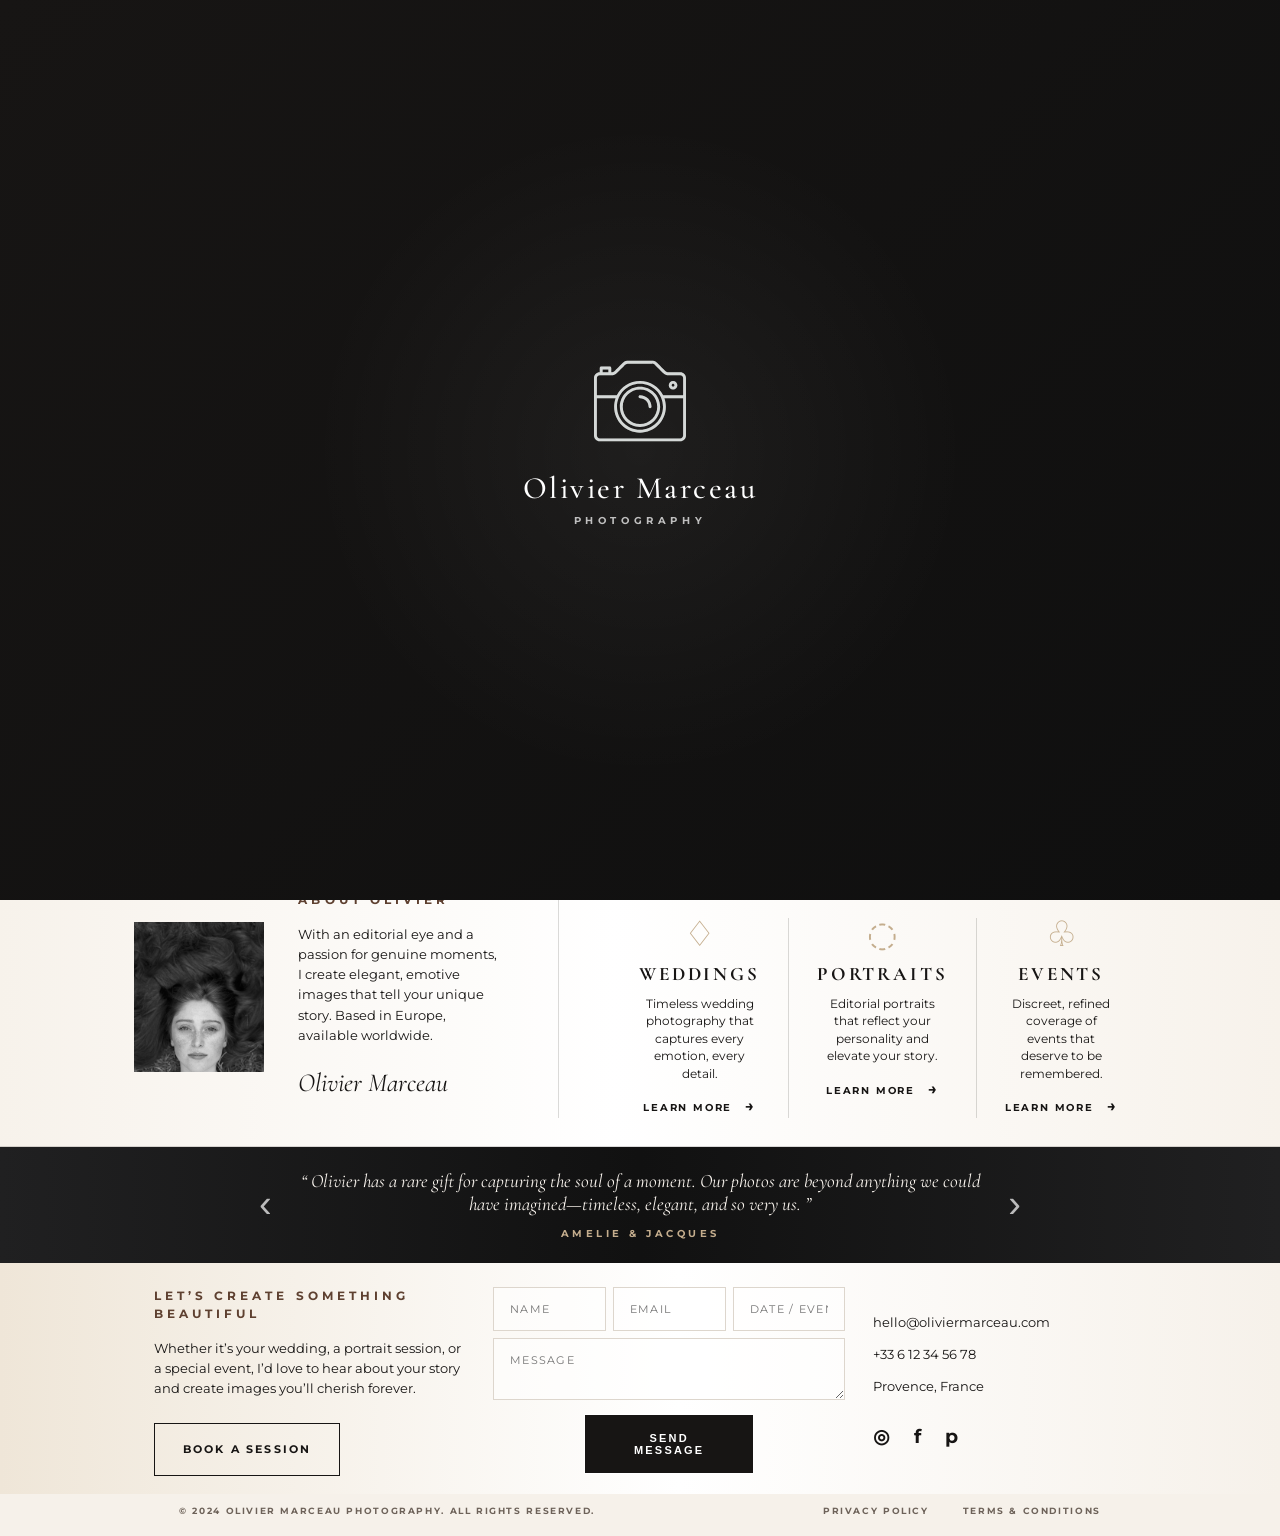
<file: index.html>
<!DOCTYPE html>
<html lang="bg">
<head>
  <meta charset="UTF-8" />
  <meta name="viewport" content="width=device-width, initial-scale=1.0" />
  <title>Olivier Marceau Photography</title>
  <link rel="preconnect" href="https://fonts.googleapis.com">
  <link rel="preconnect" href="https://fonts.gstatic.com" crossorigin>
  <link href="https://fonts.googleapis.com/css2?family=Cormorant+Garamond:wght@400;500;600;700&family=Montserrat:wght@400;500;600;700&display=swap" rel="stylesheet">
  <link rel="stylesheet" href="style.css" />
</head>
<body>
  <div class="page-loader" id="pageLoader">
    <div class="loader-inner">
      <div class="camera-loader">
        <img 
          class="camera-loader-outline" 
          src="img/photo-camera-svgrepo-com.svg" 
          alt="Camera loader"
        >
  
        <img 
          class="camera-loader-fill" 
          src="img/photo-camera-svgrepo-com.svg" 
          alt=""
          aria-hidden="true"
        >
      </div>
  
      <div class="loader-brand">
        <span>Olivier Marceau</span>
        <small>Photography</small>
      </div>
    </div>
  </div>

  <header class="site-header" id="top">
    <a class="brand" href="#top" aria-label="Начало">
      <span>OLIVIER MARCEAU</span>
      <small>PHOTOGRAPHY</small>
    </a>

    <button class="nav-toggle" aria-label="Отвори меню" aria-expanded="false">
      <span></span><span></span><span></span>
    </button>

    <nav class="main-nav" aria-label="Основна навигация">
      <a class="active" href="#top">Home</a>
      <a href="portfolio.html">Portfolio</a>
      <a href="services.html">Services</a>
      <a href="about.html">About</a>
      <a href="journal.html">Journal</a>
      <a href="contact.html">Contact</a>
    </nav>

    <a class="header-cta" href="#contact">Book a session</a>
  </header>

  <main>
    <section class="hero" aria-label="Hero секция">
      <div class="hero-bg" role="img" aria-label="Сватбена фотография"></div>
      <div class="hero-overlay"></div>
      <div class="hero-content">
        <p class="eyebrow">Timeless. Emotive. Authentic.</p>
        <h1>Storytelling Through<br>Timeless Imagery</h1>
        <div class="hero-line"></div>
        <p class="hero-text">Luxury photography for those who<br>value moments that last forever.</p>
        <a class="btn btn-light" href="portfolio.html">View portfolio</a>
      </div>
    </section>

    <section class="featured" id="portfolio">
      <p class="section-kicker">Featured Work</p>
      <div class="featured-grid">
        <article class="photo-card">
          <img src="assets/portrait.jpg" alt="Портретна фотография">
          <span>Portraits</span>
        </article>
        <article class="photo-card">
          <img src="assets/mountains.jpg" alt="Планинска дестинация">
          <span>Destinations</span>
        </article>
        <article class="photo-card">
          <img src="assets/wedding-1.jpg" alt="Сватбен букет">
          <span>Weddings</span>
        </article>
        <article class="photo-card dark-card">
          <img src="assets/portrait-1.jpg" alt="Естествен портрет">
          <span>Editorial</span>
        </article>
        <article class="photo-card">
          <img src="assets/events.jpg" alt="Концертно събитие">
          <span>Events</span>
        </article>
        <article class="photo-card">
          <img src="assets/destinations.jpg" alt="Морска дестинация">
          <span>Travel</span>
        </article>
      </div>
    </section>

    <section class="intro-services" id="about">
      <div class="about-card">
        <img src="assets/portrait-1.jpg" alt="Портрет на фотограф">
        <div>
          <p class="micro-title">About Olivier</p>
          <p>With an editorial eye and a passion for genuine moments, I create elegant, emotive images that tell your unique story. Based in Europe, available worldwide.</p>
          <p class="signature">Olivier Marceau</p>
        </div>
      </div>

      <div class="services" id="services">
        <p class="micro-title center">Services</p>
        <div class="service-list">
          <article>
            <div class="icon">♢</div>
            <h3>Weddings</h3>
            <p>Timeless wedding photography that captures every emotion, every detail.</p>
            <a href="portfolio.html">Learn more <span>→</span></a>
          </article>
          <article>
            <div class="icon">◌</div>
            <h3>Portraits</h3>
            <p>Editorial portraits that reflect your personality and elevate your story.</p>
            <a href="portfolio.html">Learn more <span>→</span></a>
          </article>
          <article>
            <div class="icon">♧</div>
            <h3>Events</h3>
            <p>Discreet, refined coverage of events that deserve to be remembered.</p>
            <a href="portfolio.html">Learn more <span>→</span></a>
          </article>
        </div>
      </div>
    </section>

    <section class="testimonial" id="journal">
      <button class="quote-arrow" type="button" aria-label="Предишен отзив">‹</button>
      <blockquote>
        “ Olivier has a rare gift for capturing the soul of a moment. Our photos are beyond anything we could have imagined—timeless, elegant, and so very us. ”
        <cite>Amelie &amp; Jacques</cite>
      </blockquote>
      <button class="quote-arrow" type="button" aria-label="Следващ отзив">›</button>
    </section>

    <section class="contact" id="contact">
      <div class="contact-copy">
        <p class="micro-title">Let’s create something beautiful</p>
        <p>Whether it’s your wedding, a portrait session, or a special event, I’d love to hear about your story and create images you’ll cherish forever.</p>
        <a class="btn btn-outline" href="mailto:hello@oliviermarceau.com">Book a session</a>
      </div>

      <form class="contact-form" action="#" method="post">
        <div class="form-row">
          <input type="text" name="name" placeholder="Name" aria-label="Name">
          <input type="email" name="email" placeholder="Email" aria-label="Email">
          <input type="text" name="event" placeholder="Date / Event" aria-label="Date or event">
        </div>
        <textarea name="message" placeholder="Message" aria-label="Message"></textarea>
        <button class="btn btn-dark" type="submit">Send message</button>
      </form>

      <address class="contact-info">
        <a href="mailto:hello@oliviermarceau.com">hello@oliviermarceau.com</a>
        <a href="tel:+33612345678">+33 6 12 34 56 78</a>
        <span>Provence, France</span>
        <div class="socials" aria-label="Социални мрежи">
          <a href="#" aria-label="Instagram">◎</a>
          <a href="#" aria-label="Facebook">f</a>
          <a href="#" aria-label="Pinterest">p</a>
        </div>
      </address>
    </section>
  </main>

  <footer class="site-footer">
    <span>© 2024 Olivier Marceau Photography. All rights reserved.</span>
    <nav aria-label="Футър навигация">
      <a href="#">Privacy Policy</a>
      <a href="#">Terms &amp; Conditions</a>
    </nav>
  </footer>

  <script src="script.js"></script>
</body>
</html>
</file>
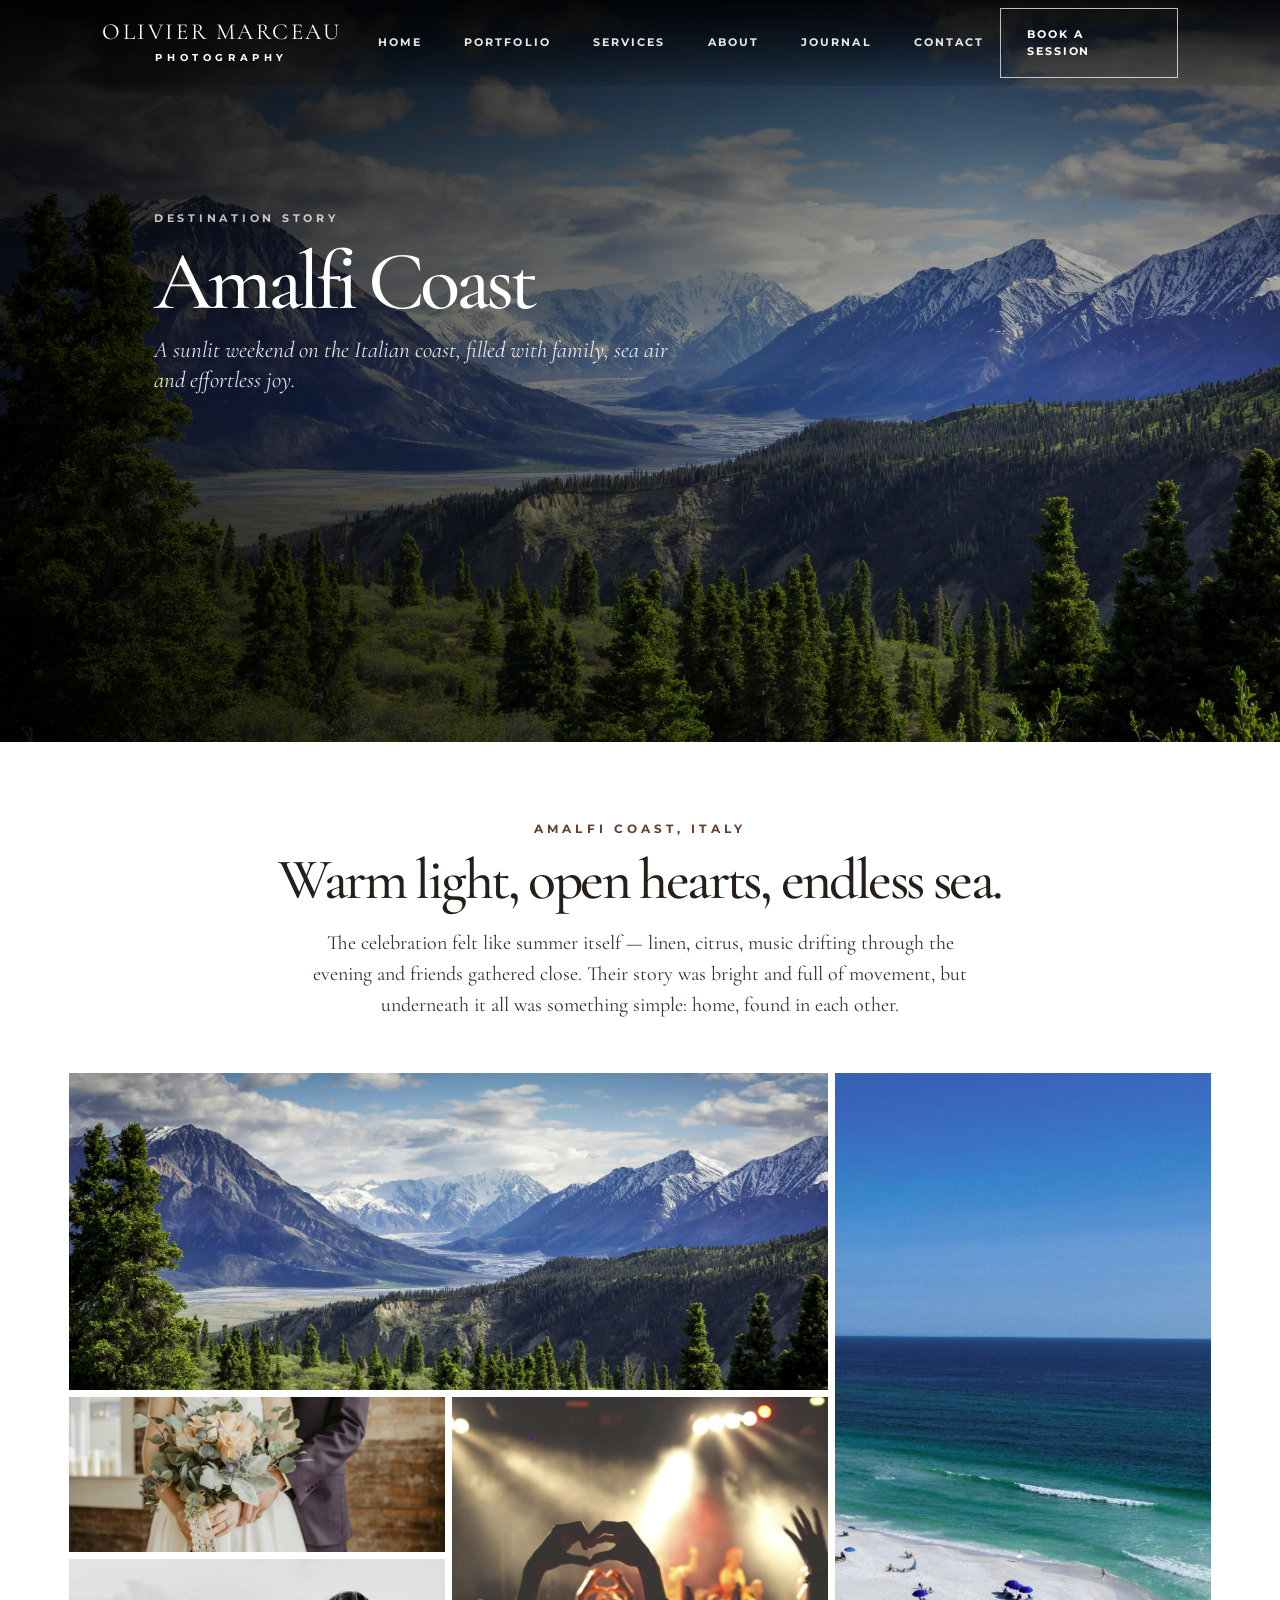
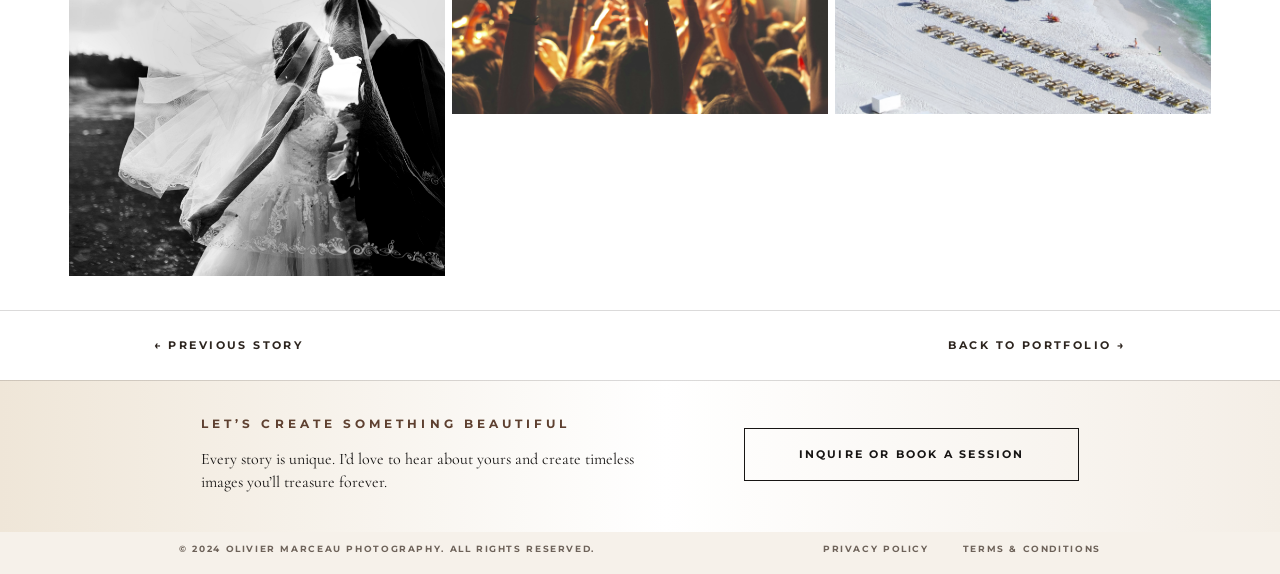
<file: amalfi.html>
<!DOCTYPE html>
<html lang="bg">
<head>
  <meta charset="UTF-8" />
  <meta name="viewport" content="width=device-width, initial-scale=1.0" />

  <title>Amalfi Coast Destination Wedding | Olivier Marceau Photography</title>

  <link rel="preconnect" href="https://fonts.googleapis.com">
  <link rel="preconnect" href="https://fonts.gstatic.com" crossorigin>
  <link href="https://fonts.googleapis.com/css2?family=Cormorant+Garamond:wght@400;500;600;700&family=Montserrat:wght@400;500;600;700&display=swap" rel="stylesheet">

  <link rel="stylesheet" href="style.css" />
</head>

<body>
  <header class="site-header" id="top">
    <a class="brand" href="index.html" aria-label="Начало">
      <span>OLIVIER MARCEAU</span>
      <small>PHOTOGRAPHY</small>
    </a>

    <button class="nav-toggle" aria-label="Отвори меню" aria-expanded="false">
      <span></span>
      <span></span>
      <span></span>
    </button>

    <nav class="main-nav" aria-label="Основна навигация">
      <a href="index.html">Home</a>
      <a href="portfolio.html">Portfolio</a>
      <a href="services.html">Services</a>
      <a href="about.html">About</a>
      <a href="journal.html">Journal</a>
      <a href="contact.html">Contact</a>
    </nav>

    <a class="header-cta" href="#contact">Book a session</a>
  </header>

  <main>
    <section class="story-hero amalfi-story">
      <div class="story-hero-overlay"></div>

      <div class="story-hero-content">
        <p class="story-label">Destination Story</p>
        <h1>Amalfi Coast</h1>
        <p>A sunlit weekend on the Italian coast, filled with family, sea air and effortless joy.</p>
      </div>
    </section>

    <section class="story-page">
      <div class="story-intro">
        <p class="micro-title">Amalfi Coast, Italy</p>
        <h2>Warm light, open hearts, endless sea.</h2>
        <p>
          The celebration felt like summer itself — linen, citrus, music drifting through the evening
          and friends gathered close. Their story was bright and full of movement, but underneath it all
          was something simple: home, found in each other.
        </p>
      </div>

      <section class="story-gallery">
        <article class="story-gallery-item story-wide">
          <img src="assets/mountains.jpg" alt="Amalfi coast destination view">
        </article>

        <article class="story-gallery-item story-tall">
          <img src="assets/destinations.jpg" alt="Destination wedding venue">
        </article>

        <article class="story-gallery-item story-small">
          <img src="assets/wedding-1.jpg" alt="Amalfi bridal portrait">
        </article>

        <article class="story-gallery-item story-medium">
          <img src="assets/events.jpg" alt="Amalfi wedding table">
        </article>

        <article class="story-gallery-item story-medium story-bw">
          <img src="assets/wedding.jpg" alt="Black and white destination wedding couple">
        </article>
      </section>
    </section>

    <section class="story-nav">
      <a href="paris.html">← Previous story</a>
      <a href="portfolio.html">Back to portfolio →</a>
    </section>

    <section class="portfolio-cta" id="contact">
      <div>
        <p class="micro-title">Let’s create something beautiful</p>
        <p>Every story is unique. I’d love to hear about yours and create timeless images you’ll treasure forever.</p>
      </div>

      <a class="btn btn-outline" href="mailto:hello@oliviermarceau.com">Inquire or book a session</a>
    </section>
  </main>

  <footer class="site-footer">
    <span>© 2024 Olivier Marceau Photography. All rights reserved.</span>

    <nav aria-label="Футър навигация">
      <a href="#">Privacy Policy</a>
      <a href="#">Terms &amp; Conditions</a>
    </nav>
  </footer>

  <script src="script.js"></script>
</body>
</html>
</file>
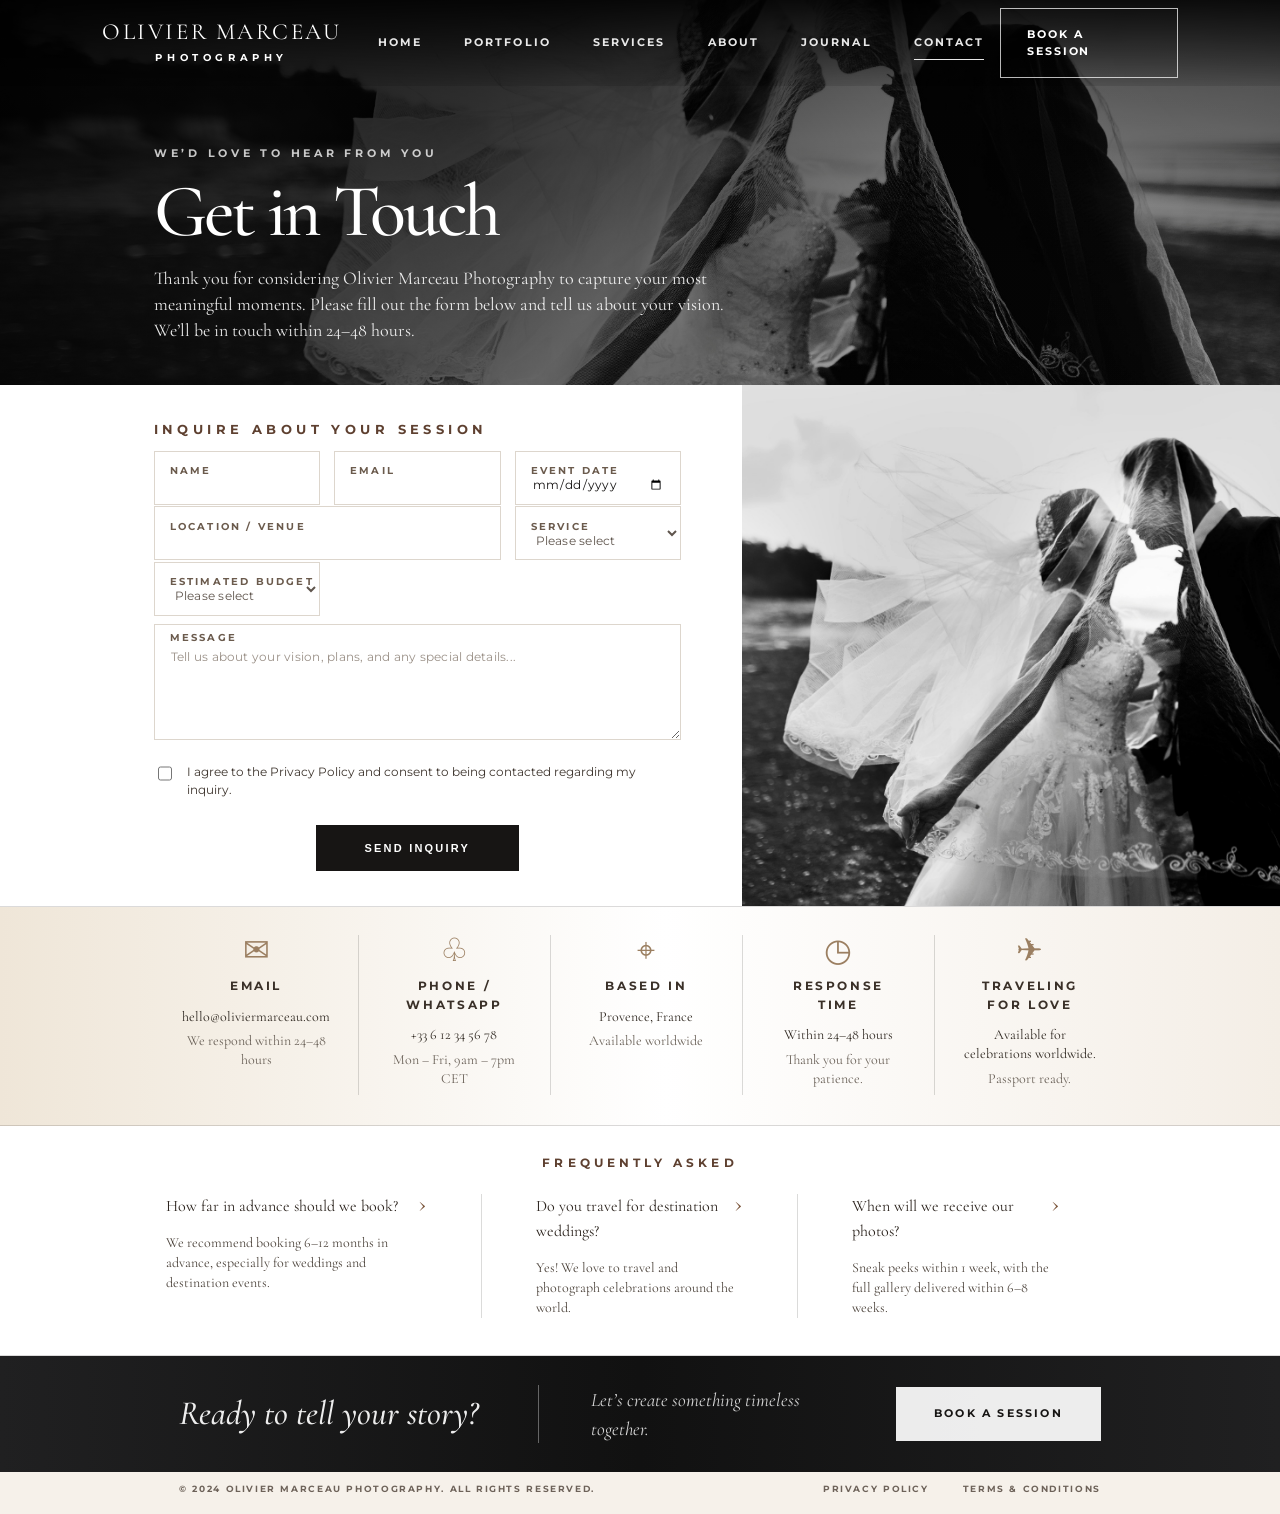
<file: contact.html>
<!DOCTYPE html>
<html lang="bg">
<head>
  <meta charset="UTF-8" />
  <meta name="viewport" content="width=device-width, initial-scale=1.0" />

  <title>Contact | Olivier Marceau Photography</title>

  <link rel="preconnect" href="https://fonts.googleapis.com">
  <link rel="preconnect" href="https://fonts.gstatic.com" crossorigin>
  <link href="https://fonts.googleapis.com/css2?family=Cormorant+Garamond:wght@400;500;600;700&family=Montserrat:wght@400;500;600;700&display=swap" rel="stylesheet">

  <link rel="stylesheet" href="style.css" />
</head>

<body>
  <header class="site-header" id="top">
    <a class="brand" href="index.html" aria-label="Начало">
      <span>OLIVIER MARCEAU</span>
      <small>PHOTOGRAPHY</small>
    </a>

    <button class="nav-toggle" aria-label="Отвори меню" aria-expanded="false">
      <span></span>
      <span></span>
      <span></span>
    </button>

    <nav class="main-nav" aria-label="Основна навигация">
      <a href="index.html">Home</a>
      <a href="portfolio.html">Portfolio</a>
      <a href="services.html">Services</a>
      <a href="about.html">About</a>
      <a href="journal.html">Journal</a>
      <a class="active" href="contact.html">Contact</a>
    </nav>

    <a class="header-cta" href="#contact-form">Book a session</a>
  </header>

  <main>
    <section class="contact-hero">
      <div class="contact-hero-bg"></div>
      <div class="contact-hero-overlay"></div>

      <div class="contact-hero-content">
        <p class="contact-eyebrow">We’d love to hear from you</p>
        <h1>Get in Touch</h1>
        <p>
          Thank you for considering Olivier Marceau Photography to capture your most meaningful moments.
          Please fill out the form below and tell us about your vision. We’ll be in touch within 24–48 hours.
        </p>
      </div>
    </section>

    <section class="contact-main" id="contact-form">
      <div class="contact-form-panel">
        <p class="micro-title">Inquire about your session</p>

        <form class="contact-page-form">
          <div class="contact-form-grid">
            <label>
              <span>Name</span>
              <input type="text" name="name" required>
            </label>

            <label>
              <span>Email</span>
              <input type="email" name="email" required>
            </label>

            <label>
              <span>Event Date</span>
              <input type="date" name="date">
            </label>

            <label class="wide">
              <span>Location / Venue</span>
              <input type="text" name="location">
            </label>

            <label>
              <span>Service</span>
              <select name="service">
                <option value="">Please select</option>
                <option value="wedding">Wedding</option>
                <option value="portrait">Portrait</option>
                <option value="event">Event</option>
                <option value="destination">Destination</option>
              </select>
            </label>

            <label>
              <span>Estimated Budget</span>
              <select name="budget">
                <option value="">Please select</option>
                <option value="2500">€2,500 – €4,000</option>
                <option value="4000">€4,000 – €7,000</option>
                <option value="7000">€7,000+</option>
              </select>
            </label>

            <label class="full">
              <span>Message</span>
              <textarea name="message" placeholder="Tell us about your vision, plans, and any special details..."></textarea>
            </label>
          </div>

          <label class="consent">
            <input type="checkbox" required>
            <span>I agree to the Privacy Policy and consent to being contacted regarding my inquiry.</span>
          </label>

          <button type="submit" class="btn btn-dark">Send Inquiry</button>
        </form>
      </div>

      <div class="contact-image-panel">
        <img src="assets/wedding.jpg" alt="Wedding couple on a destination terrace">
      </div>
    </section>

    <section class="contact-info-strip">
      <article>
        <span class="contact-info-icon">✉</span>
        <h3>Email</h3>
        <a href="mailto:hello@oliviermarceau.com">hello@oliviermarceau.com</a>
        <p>We respond within 24–48 hours</p>
      </article>

      <article>
        <span class="contact-info-icon">♧</span>
        <h3>Phone / WhatsApp</h3>
        <a href="tel:+33612345678">+33 6 12 34 56 78</a>
        <p>Mon – Fri, 9am – 7pm CET</p>
      </article>

      <article>
        <span class="contact-info-icon">⌖</span>
        <h3>Based In</h3>
        <p>Provence, France</p>
        <p>Available worldwide</p>
      </article>

      <article>
        <span class="contact-info-icon">◷</span>
        <h3>Response Time</h3>
        <p>Within 24–48 hours</p>
        <p>Thank you for your patience.</p>
      </article>

      <article>
        <span class="contact-info-icon">✈</span>
        <h3>Traveling for Love</h3>
        <p>Available for celebrations worldwide.</p>
        <p>Passport ready.</p>
      </article>
    </section>

    <section class="contact-faq">
      <p class="micro-title center">Frequently Asked</p>

      <div class="contact-faq-grid">
        <details open>
          <summary>How far in advance should we book?</summary>
          <p>We recommend booking 6–12 months in advance, especially for weddings and destination events.</p>
        </details>

        <details open>
          <summary>Do you travel for destination weddings?</summary>
          <p>Yes! We love to travel and photograph celebrations around the world.</p>
        </details>

        <details open>
          <summary>When will we receive our photos?</summary>
          <p>Sneak peeks within 1 week, with the full gallery delivered within 6–8 weeks.</p>
        </details>
      </div>
    </section>

    <section class="contact-final-cta">
      <div class="contact-final-content">
        <h2>Ready to tell your story?</h2>
        <p>Let’s create something timeless together.</p>
        <a href="#contact-form" class="btn btn-light">Book a session</a>
      </div>
    </section>
  </main>

  <footer class="site-footer">
    <span>© 2024 Olivier Marceau Photography. All rights reserved.</span>

    <nav aria-label="Футър навигация">
      <a href="#">Privacy Policy</a>
      <a href="#">Terms &amp; Conditions</a>
    </nav>
  </footer>

  <script src="script.js"></script>
</body>
</html>
</file>
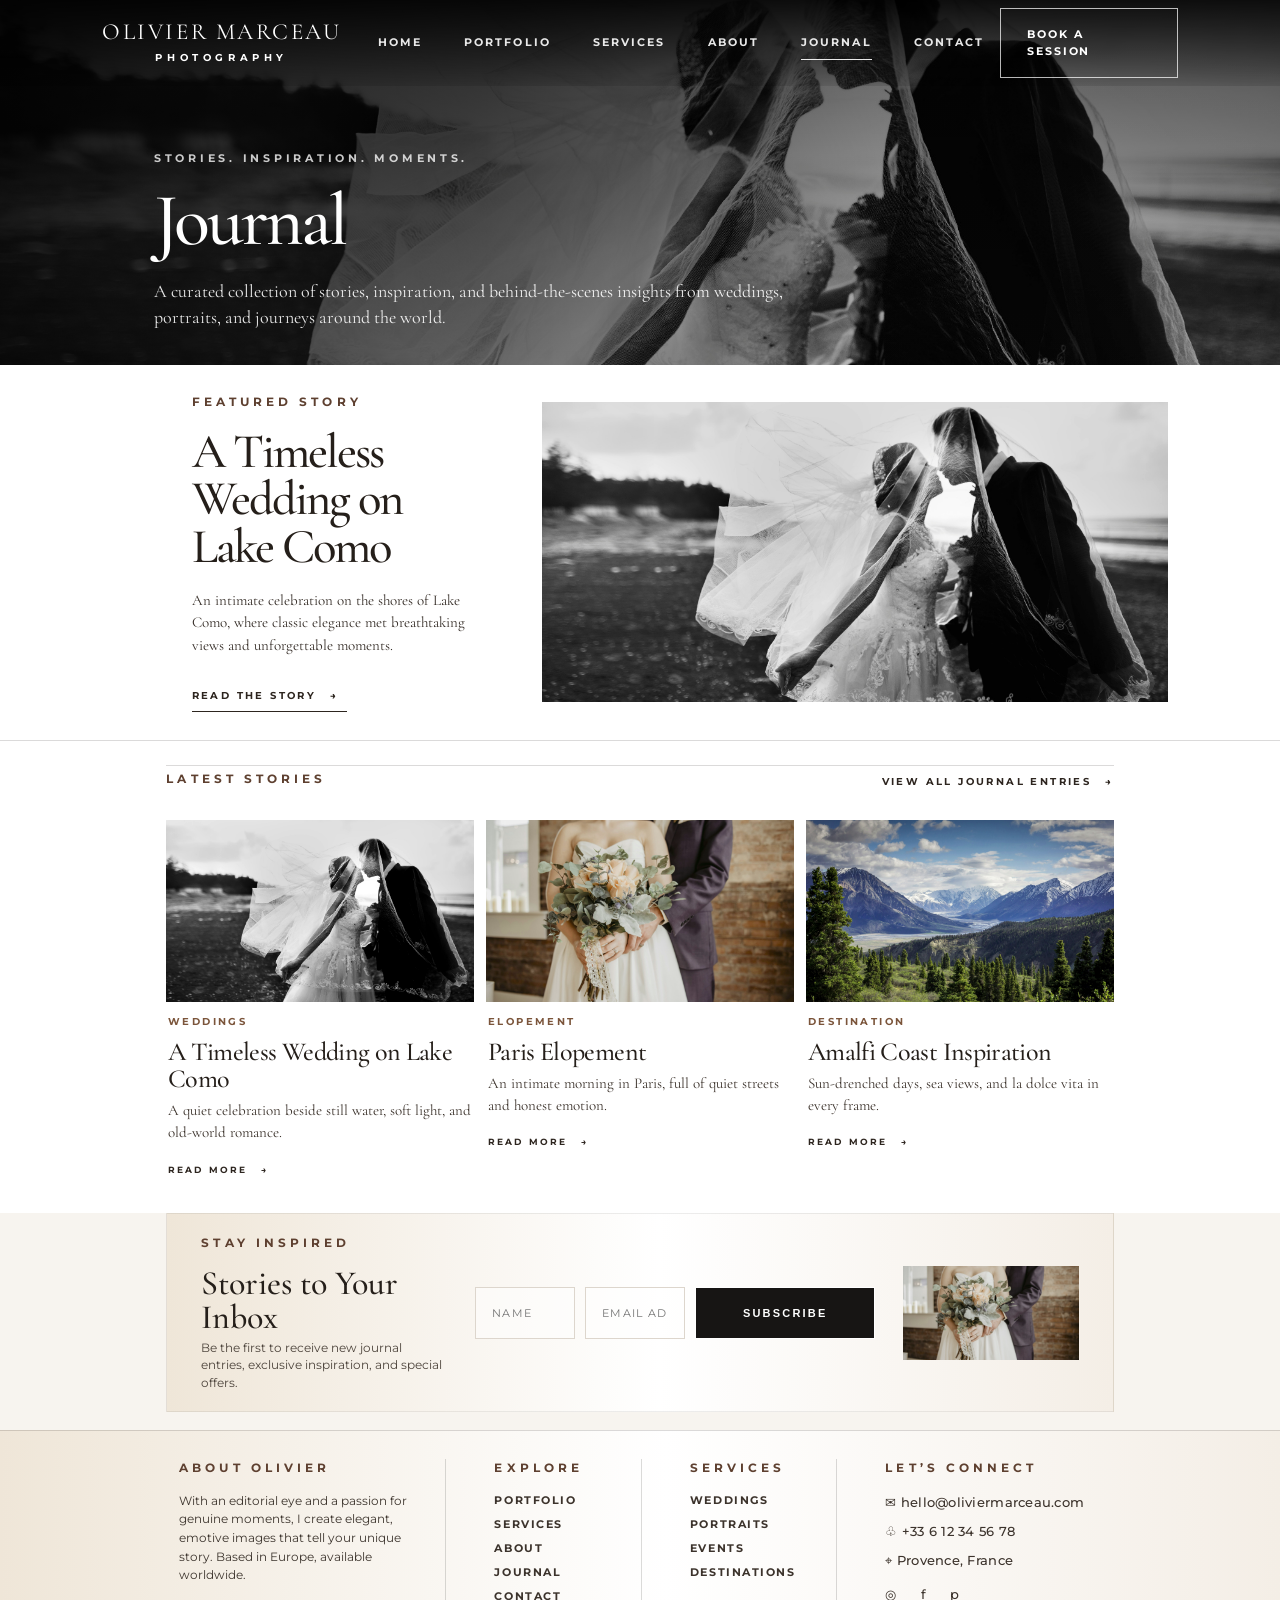
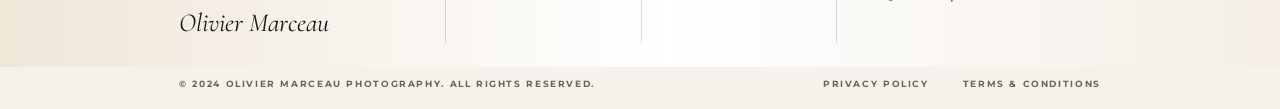
<file: journal.html>
<!DOCTYPE html>
<html lang="bg">
<head>
  <meta charset="UTF-8" />
  <meta name="viewport" content="width=device-width, initial-scale=1.0" />

  <title>Journal | Olivier Marceau Photography</title>

  <link rel="preconnect" href="https://fonts.googleapis.com">
  <link rel="preconnect" href="https://fonts.gstatic.com" crossorigin>
  <link href="https://fonts.googleapis.com/css2?family=Cormorant+Garamond:wght@400;500;600;700&family=Montserrat:wght@400;500;600;700&display=swap" rel="stylesheet">

  <link rel="stylesheet" href="style.css" />
</head>

<body>
  <header class="site-header" id="top">
    <a class="brand" href="index.html" aria-label="Начало">
      <span>OLIVIER MARCEAU</span>
      <small>PHOTOGRAPHY</small>
    </a>

    <button class="nav-toggle" aria-label="Отвори меню" aria-expanded="false">
      <span></span>
      <span></span>
      <span></span>
    </button>

    <nav class="main-nav" aria-label="Основна навигация">
      <a href="index.html">Home</a>
      <a href="portfolio.html">Portfolio</a>
      <a href="services.html">Services</a>
      <a href="about.html">About</a>
      <a class="active" href="journal.html">Journal</a>
      <a href="contact.html">Contact</a>
    </nav>

    <a class="header-cta" href="#contact">Book a session</a>
  </header>

  <main>
    <section class="journal-hero">
      <div class="journal-hero-bg"></div>
      <div class="journal-hero-overlay"></div>

      <div class="journal-hero-content">
        <p class="journal-eyebrow">Stories. Inspiration. Moments.</p>
        <h1>Journal</h1>
        <p>
          A curated collection of stories, inspiration, and behind-the-scenes
          insights from weddings, portraits, and journeys around the world.
        </p>
      </div>
    </section>

    <section class="journal-featured">
      <div class="journal-featured-copy">
        <p class="micro-title">Featured Story</p>
        <h2>A Timeless Wedding on Lake Como</h2>
        <p>
          An intimate celebration on the shores of Lake Como, where classic
          elegance met breathtaking views and unforgettable moments.
        </p>

        <a href="lakecomo.html" class="journal-read-link">
          Read the story <span>→</span>
        </a>
      </div>

      <a href="lakecomo.html" class="journal-featured-image">
        <img src="assets/wedding.jpg" alt="Lake Como wedding story">
      </a>
    </section>

    <section class="journal-latest">
      <div class="journal-section-head">
        <p class="micro-title">Latest Stories</p>
        <a href="#stories">View all journal entries <span>→</span></a>
      </div>

      <div class="journal-card-grid" id="stories">
        <article class="journal-card">
          <a href="lakecomo.html" class="journal-card-image">
            <img src="assets/wedding.jpg" alt="Lake Como wedding">
          </a>

          <div class="journal-card-content">
            <p class="journal-category">Weddings</p>
            <h3>
              <a href="lakecomo.html">A Timeless Wedding on Lake Como</a>
            </h3>
            <p>
              A quiet celebration beside still water, soft light, and old-world romance.
            </p>
            <a href="lakecomo.html" class="journal-card-link">Read more <span>→</span></a>
          </div>
        </article>

        <article class="journal-card">
          <a href="paris.html" class="journal-card-image">
            <img src="assets/wedding-1.jpg" alt="Paris elopement">
          </a>

          <div class="journal-card-content">
            <p class="journal-category">Elopement</p>
            <h3>
              <a href="paris.html">Paris Elopement</a>
            </h3>
            <p>
              An intimate morning in Paris, full of quiet streets and honest emotion.
            </p>
            <a href="paris.html" class="journal-card-link">Read more <span>→</span></a>
          </div>
        </article>

        <article class="journal-card">
          <a href="amalfi.html" class="journal-card-image">
            <img src="assets/mountains.jpg" alt="Amalfi Coast wedding">
          </a>

          <div class="journal-card-content">
            <p class="journal-category">Destination</p>
            <h3>
              <a href="amalfi.html">Amalfi Coast Inspiration</a>
            </h3>
            <p>
              Sun-drenched days, sea views, and la dolce vita in every frame.
            </p>
            <a href="amalfi.html" class="journal-card-link">Read more <span>→</span></a>
          </div>
        </article>
      </div>
    </section>

    <section class="journal-newsletter">
      <div class="journal-newsletter-copy">
        <p class="micro-title">Stay Inspired</p>
        <h2>Stories to Your Inbox</h2>
        <p>
          Be the first to receive new journal entries, exclusive inspiration,
          and special offers.
        </p>
      </div>

      <form class="journal-newsletter-form">
        <input type="text" name="name" placeholder="Name">
        <input type="email" name="email" placeholder="Email address">
        <button type="submit" class="btn btn-dark">Subscribe</button>
      </form>

      <div class="journal-newsletter-image">
        <img src="assets/wedding-1.jpg" alt="Wedding stationery">
      </div>
    </section>

    <section class="journal-footer-block" id="contact">
      <div class="journal-footer-column">
        <p class="micro-title">About Olivier</p>
        <p>
          With an editorial eye and a passion for genuine moments, I create elegant,
          emotive images that tell your unique story. Based in Europe, available worldwide.
        </p>
        <p class="signature">Olivier Marceau</p>
      </div>

      <div class="journal-footer-column">
        <p class="micro-title">Explore</p>
        <nav class="journal-footer-links">
          <a href="portfolio.html">Portfolio</a>
          <a href="services.html">Services</a>
          <a href="about.html">About</a>
          <a href="journal.html">Journal</a>
          <a href="#contact">Contact</a>
        </nav>
      </div>

      <div class="journal-footer-column">
        <p class="micro-title">Services</p>
        <nav class="journal-footer-links">
          <a href="portfolio.html">Weddings</a>
          <a href="portrait.html">Portraits</a>
          <a href="services.html">Events</a>
          <a href="portfolio.html">Destinations</a>
        </nav>
      </div>

      <address class="journal-footer-column journal-contact">
        <p class="micro-title">Let’s Connect</p>
        <a href="mailto:hello@oliviermarceau.com">✉ hello@oliviermarceau.com</a>
        <a href="tel:+33612345678">♧ +33 6 12 34 56 78</a>
        <span>⌖ Provence, France</span>

        <div class="socials">
          <a href="#">◎</a>
          <a href="#">f</a>
          <a href="#">p</a>
        </div>
      </address>
    </section>
  </main>

  <footer class="site-footer">
    <span>© 2024 Olivier Marceau Photography. All rights reserved.</span>

    <nav aria-label="Футър навигация">
      <a href="#">Privacy Policy</a>
      <a href="#">Terms &amp; Conditions</a>
    </nav>
  </footer>

  <script src="script.js"></script>
</body>
</html>
</file>
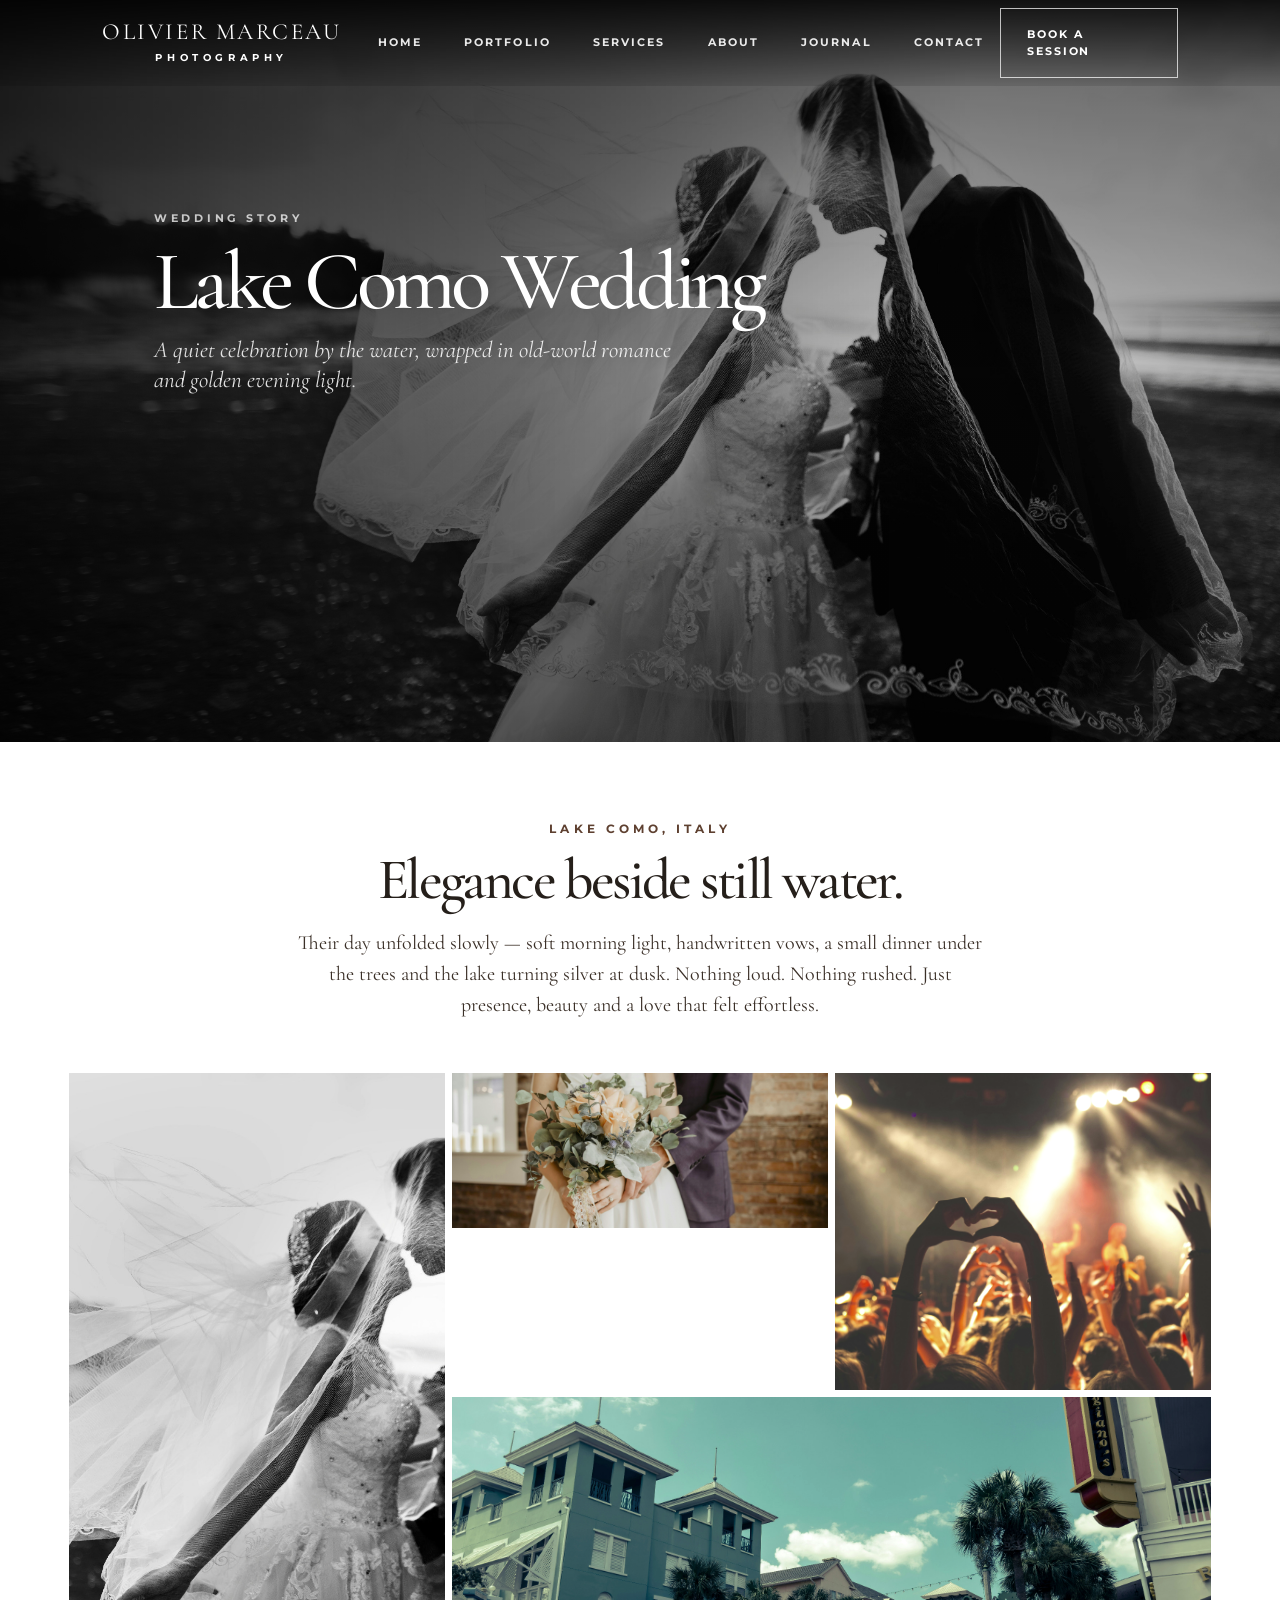
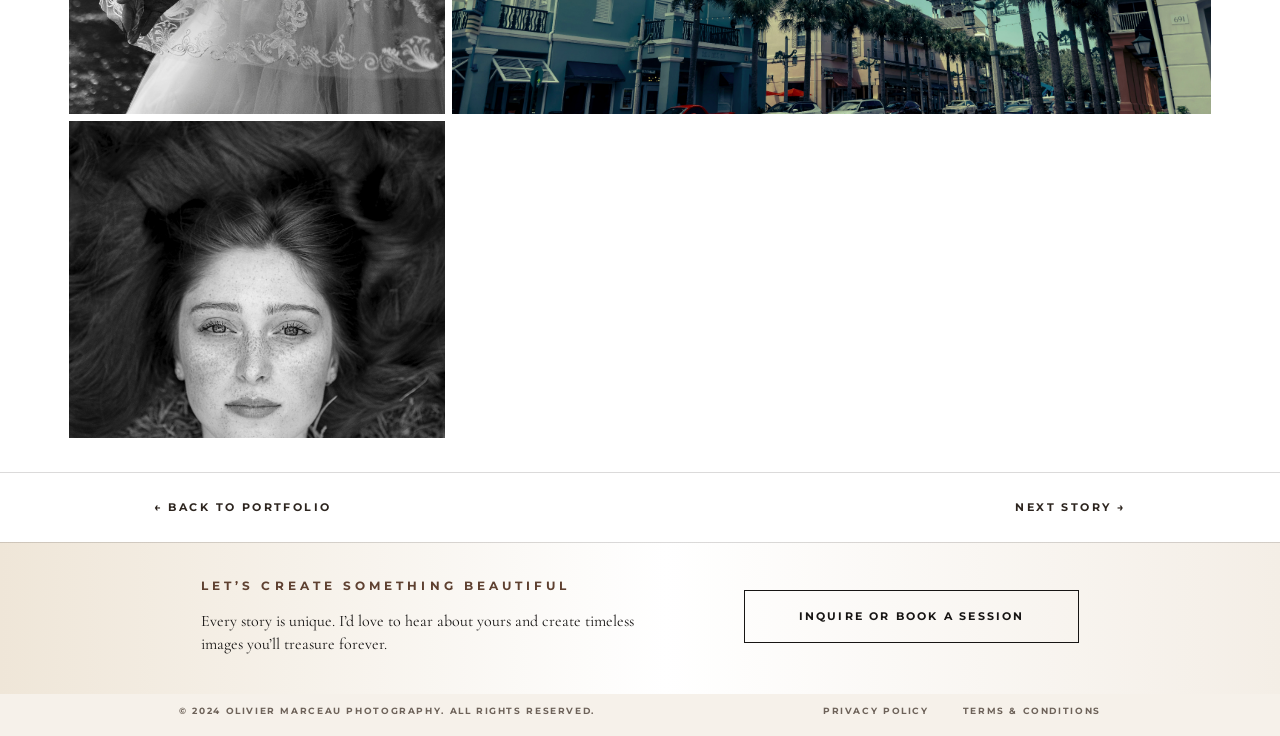
<file: lakecomo.html>
<!DOCTYPE html>
<html lang="bg">
<head>
  <meta charset="UTF-8" />
  <meta name="viewport" content="width=device-width, initial-scale=1.0" />

  <title>Lake Como Wedding | Olivier Marceau Photography</title>

  <link rel="preconnect" href="https://fonts.googleapis.com">
  <link rel="preconnect" href="https://fonts.gstatic.com" crossorigin>
  <link href="https://fonts.googleapis.com/css2?family=Cormorant+Garamond:wght@400;500;600;700&family=Montserrat:wght@400;500;600;700&display=swap" rel="stylesheet">

  <link rel="stylesheet" href="style.css" />
</head>

<body>
  <header class="site-header" id="top">
    <a class="brand" href="index.html" aria-label="Начало">
      <span>OLIVIER MARCEAU</span>
      <small>PHOTOGRAPHY</small>
    </a>

    <button class="nav-toggle" aria-label="Отвори меню" aria-expanded="false">
      <span></span>
      <span></span>
      <span></span>
    </button>

    <nav class="main-nav" aria-label="Основна навигация">
      <a href="index.html">Home</a>
      <a href="portfolio.html">Portfolio</a>
      <a href="services.html">Services</a>
      <a href="about.html">About</a>
      <a href="journal.html">Journal</a>
      <a href="contact.html">Contact</a>
    </nav>

    <a class="header-cta" href="#contact">Book a session</a>
  </header>

  <main>
    <section class="story-hero lake-story">
      <div class="story-hero-overlay"></div>

      <div class="story-hero-content">
        <p class="story-label">Wedding Story</p>
        <h1>Lake Como Wedding</h1>
        <p>A quiet celebration by the water, wrapped in old-world romance and golden evening light.</p>
      </div>
    </section>

    <section class="story-page">
      <div class="story-intro">
        <p class="micro-title">Lake Como, Italy</p>
        <h2>Elegance beside still water.</h2>
        <p>
          Their day unfolded slowly — soft morning light, handwritten vows, a small dinner under the trees
          and the lake turning silver at dusk. Nothing loud. Nothing rushed. Just presence, beauty and a love
          that felt effortless.
        </p>
      </div>

      <section class="story-gallery">
        <article class="story-gallery-item story-tall">
          <img src="assets/wedding.jpg" alt="Lake Como wedding couple">
        </article>

        <article class="story-gallery-item story-small">
          <img src="assets/wedding-1.jpg" alt="Elegant bridal detail">
        </article>

        <article class="story-gallery-item story-medium">
          <img src="assets/events.jpg" alt="Wedding table detail">
        </article>

        <article class="story-gallery-item story-wide">
          <img src="assets/destinations-1.jpg" alt="Lake Como landscape">
        </article>

        <article class="story-gallery-item story-medium story-bw">
          <img src="assets/portrait-1.jpg" alt="Black and white portrait">
        </article>
      </section>
    </section>

    <section class="story-nav">
      <a href="portfolio.html">← Back to portfolio</a>
      <a href="paris.html">Next story →</a>
    </section>

    <section class="portfolio-cta" id="contact">
      <div>
        <p class="micro-title">Let’s create something beautiful</p>
        <p>Every story is unique. I’d love to hear about yours and create timeless images you’ll treasure forever.</p>
      </div>

      <a class="btn btn-outline" href="mailto:hello@oliviermarceau.com">Inquire or book a session</a>
    </section>
  </main>

  <footer class="site-footer">
    <span>© 2024 Olivier Marceau Photography. All rights reserved.</span>

    <nav aria-label="Футър навигация">
      <a href="#">Privacy Policy</a>
      <a href="#">Terms &amp; Conditions</a>
    </nav>
  </footer>

  <script src="script.js"></script>
</body>
</html>
</file>
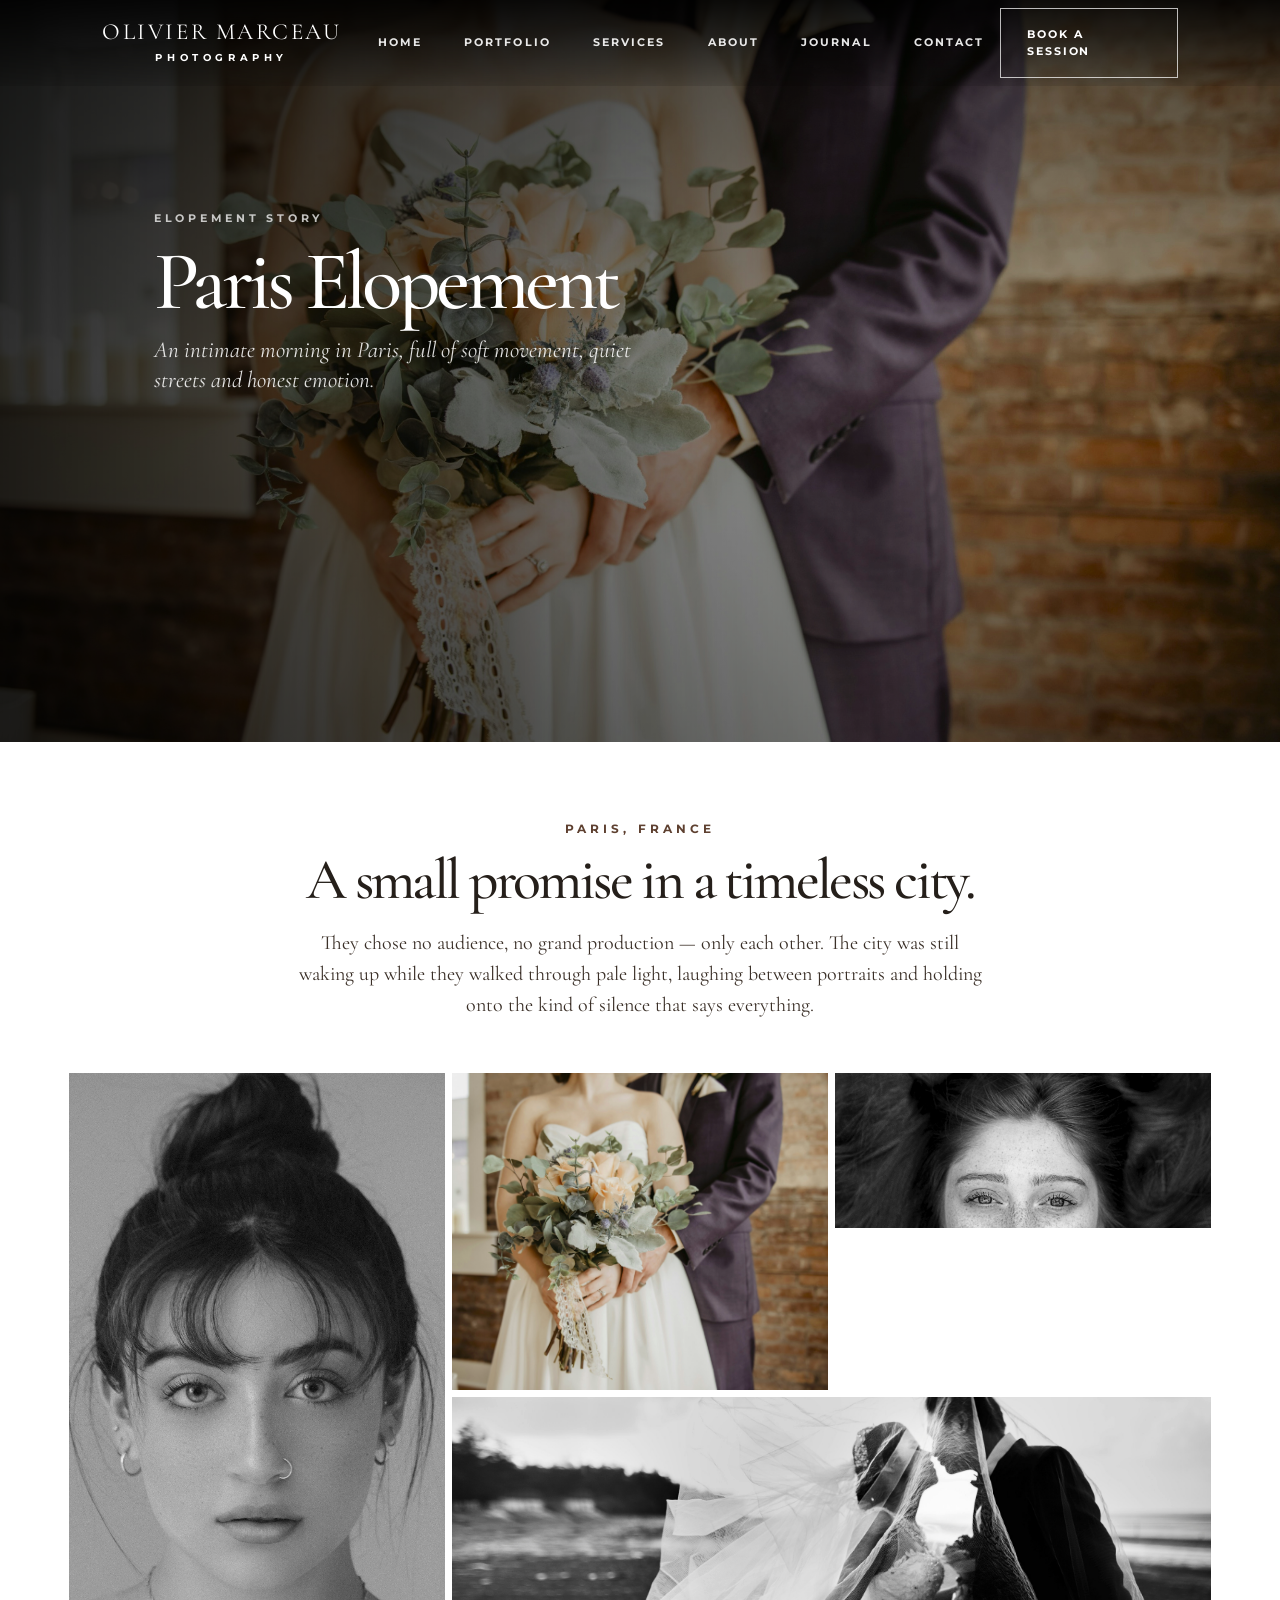
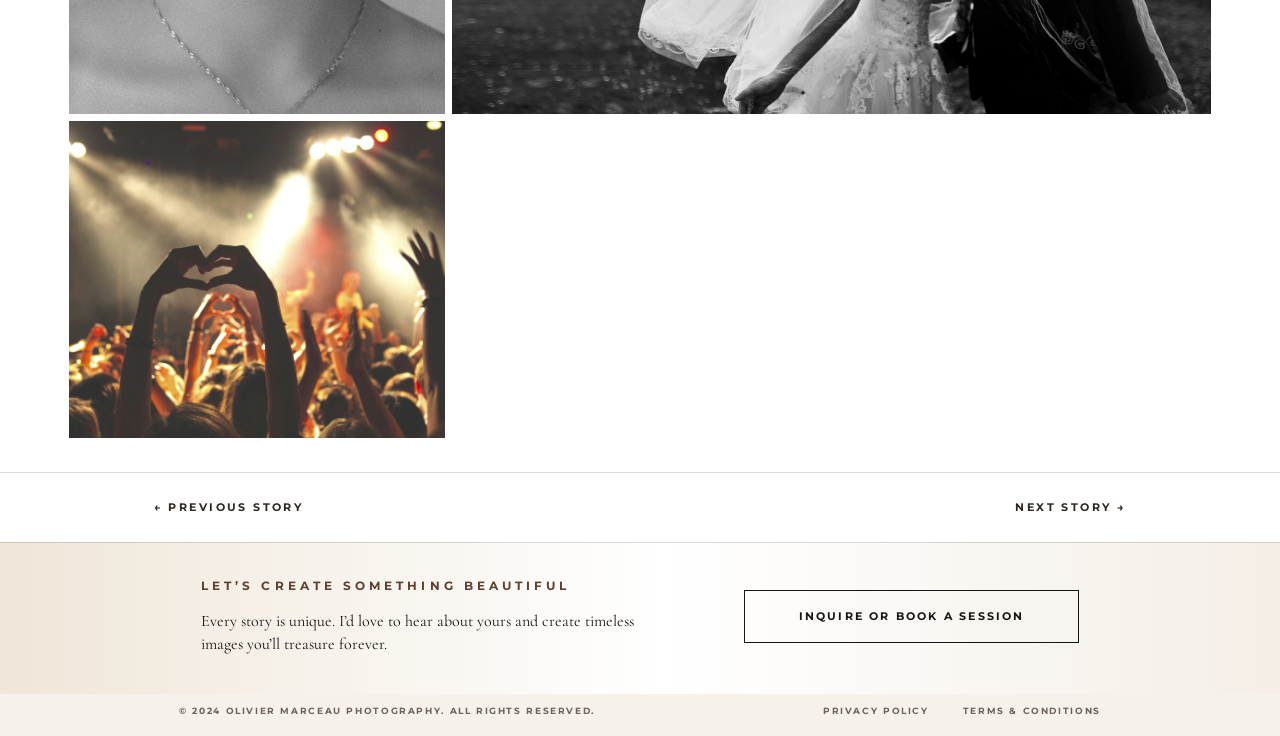
<file: paris.html>
<!DOCTYPE html>
<html lang="bg">
<head>
  <meta charset="UTF-8" />
  <meta name="viewport" content="width=device-width, initial-scale=1.0" />

  <title>Paris Elopement | Olivier Marceau Photography</title>

  <link rel="preconnect" href="https://fonts.googleapis.com">
  <link rel="preconnect" href="https://fonts.gstatic.com" crossorigin>
  <link href="https://fonts.googleapis.com/css2?family=Cormorant+Garamond:wght@400;500;600;700&family=Montserrat:wght@400;500;600;700&display=swap" rel="stylesheet">

  <link rel="stylesheet" href="style.css" />
</head>

<body>
  <header class="site-header" id="top">
    <a class="brand" href="index.html" aria-label="Начало">
      <span>OLIVIER MARCEAU</span>
      <small>PHOTOGRAPHY</small>
    </a>

    <button class="nav-toggle" aria-label="Отвори меню" aria-expanded="false">
      <span></span>
      <span></span>
      <span></span>
    </button>

    <nav class="main-nav" aria-label="Основна навигация">
      <a href="index.html">Home</a>
      <a href="portfolio.html">Portfolio</a>
      <a href="services.html">Services</a>
      <a href="about.html">About</a>
      <a href="journal.html">Journal</a>
      <a href="contact.html">Contact</a>
    </nav>

    <a class="header-cta" href="#contact">Book a session</a>
  </header>

  <main>
    <section class="story-hero paris-story">
      <div class="story-hero-overlay"></div>

      <div class="story-hero-content">
        <p class="story-label">Elopement Story</p>
        <h1>Paris Elopement</h1>
        <p>An intimate morning in Paris, full of soft movement, quiet streets and honest emotion.</p>
      </div>
    </section>

    <section class="story-page">
      <div class="story-intro">
        <p class="micro-title">Paris, France</p>
        <h2>A small promise in a timeless city.</h2>
        <p>
          They chose no audience, no grand production — only each other. The city was still waking up while
          they walked through pale light, laughing between portraits and holding onto the kind of silence
          that says everything.
        </p>
      </div>

      <section class="story-gallery">
        <article class="story-gallery-item story-tall story-bw">
          <img src="assets/portrait.jpg" alt="Paris editorial portrait">
        </article>

        <article class="story-gallery-item story-medium">
          <img src="assets/wedding-1.jpg" alt="Paris bridal portrait">
        </article>

        <article class="story-gallery-item story-small story-bw">
          <img src="assets/portrait-1.jpg" alt="Black and white Paris portrait">
        </article>

        <article class="story-gallery-item story-wide">
          <img src="assets/wedding.jpg" alt="Paris couple portrait">
        </article>

        <article class="story-gallery-item story-medium">
          <img src="assets/events.jpg" alt="Elegant Paris detail">
        </article>
      </section>
    </section>

    <section class="story-nav">
      <a href="lakecomo.html">← Previous story</a>
      <a href="amalfi.html">Next story →</a>
    </section>

    <section class="portfolio-cta" id="contact">
      <div>
        <p class="micro-title">Let’s create something beautiful</p>
        <p>Every story is unique. I’d love to hear about yours and create timeless images you’ll treasure forever.</p>
      </div>

      <a class="btn btn-outline" href="mailto:hello@oliviermarceau.com">Inquire or book a session</a>
    </section>
  </main>

  <footer class="site-footer">
    <span>© 2024 Olivier Marceau Photography. All rights reserved.</span>

    <nav aria-label="Футър навигация">
      <a href="#">Privacy Policy</a>
      <a href="#">Terms &amp; Conditions</a>
    </nav>
  </footer>

  <script src="script.js"></script>
</body>
</html>
</file>
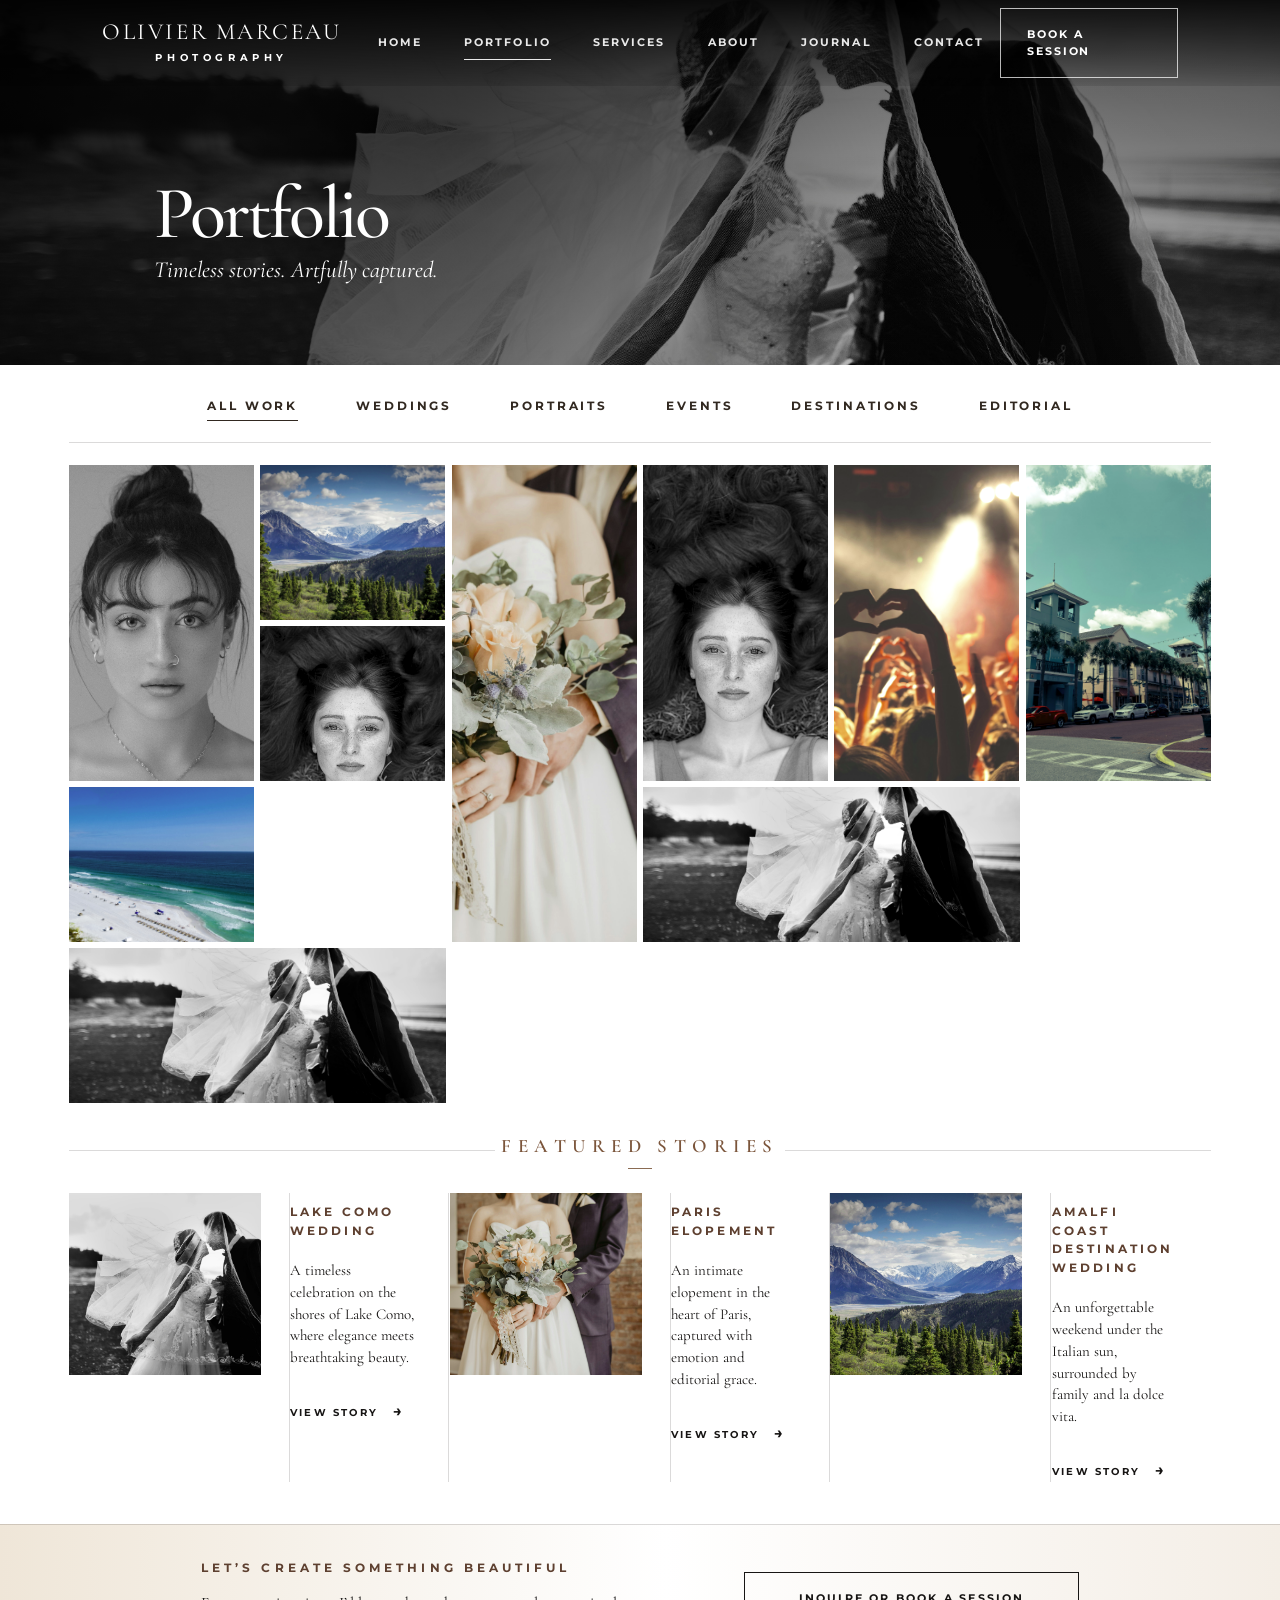
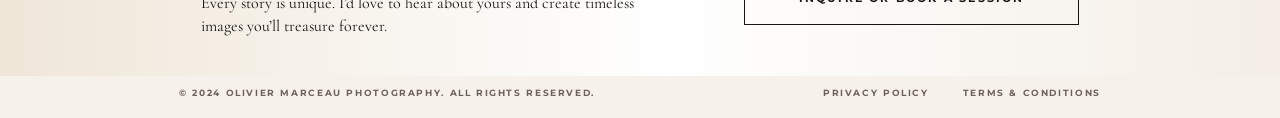
<file: portfolio.html>
<!DOCTYPE html>
<html lang="bg">
<head>
  <meta charset="UTF-8" />
  <meta name="viewport" content="width=device-width, initial-scale=1.0" />
  <title>Portfolio | Olivier Marceau Photography</title>

  <link rel="preconnect" href="https://fonts.googleapis.com">
  <link rel="preconnect" href="https://fonts.gstatic.com" crossorigin>
  <link href="https://fonts.googleapis.com/css2?family=Cormorant+Garamond:wght@400;500;600;700&family=Montserrat:wght@400;500;600;700&display=swap" rel="stylesheet">

  <link rel="stylesheet" href="style.css" />
</head>

<body>
  <header class="site-header" id="top">
    <a class="brand" href="index.html" aria-label="Начало">
      <span>OLIVIER MARCEAU</span>
      <small>PHOTOGRAPHY</small>
    </a>

    <button class="nav-toggle" aria-label="Отвори меню" aria-expanded="false">
      <span></span>
      <span></span>
      <span></span>
    </button>

    <nav class="main-nav" aria-label="Основна навигация">
      <a href="index.html">Home</a>
      <a class="active" href="portfolio.html">Portfolio</a>
      <a href="services.html">Services</a>
      <a href="about.html">About</a>
      <a href="journal.html">Journal</a>
      <a href="contact.html">Contact</a>
    </nav>

    <a class="header-cta" href="#contact">Book a session</a>
  </header>

  <main>
    <section class="portfolio-hero" aria-label="Portfolio hero">
      <div class="portfolio-hero-bg"></div>
      <div class="portfolio-hero-overlay"></div>

      <div class="portfolio-hero-content">
        <h1>Portfolio</h1>
        <p>Timeless stories. Artfully captured.</p>
      </div>
    </section>

    <section class="portfolio-page">
      <nav class="portfolio-filter" aria-label="Portfolio categories">
        <a class="active" href="#" data-filter="all">All Work</a>
        <a href="#" data-filter="weddings">Weddings</a>
        <a href="#" data-filter="portraits">Portraits</a>
        <a href="#" data-filter="events">Events</a>
        <a href="#" data-filter="destinations">Destinations</a>
        <a href="#" data-filter="editorial">Editorial</a>
      </nav>

      <section class="portfolio-masonry" aria-label="Portfolio gallery">
        <article class="portfolio-item item-portrait-bw" data-category="portraits">
          <img src="assets/portrait.jpg" alt="Black and white bridal portrait">
        </article>

        <article class="portfolio-item item-destination" data-category="destinations">
          <img src="assets/mountains.jpg" alt="Mountain destination photography">
        </article>

        <article class="portfolio-item item-bride-large" data-category="weddings">
          <img src="assets/wedding-1.jpg" alt="Bride holding wedding bouquet">
        </article>

        <article class="portfolio-item item-groom-bw" data-category="editorial">
          <img src="assets/portrait-1.jpg" alt="Editorial groom portrait">
        </article>

        <article class="portfolio-item item-table" data-category="events">
          <img src="assets/events.jpg" alt="Elegant wedding reception table">
        </article>

        <article class="portfolio-item item-lake" data-category="destinations">
          <img src="assets/destinations-1.jpg" alt="Mountain lake destination">
        </article>

        <article class="portfolio-item item-photographer" data-category="portraits">
          <img src="assets/portrait-1.jpg" alt="Photographer portrait">
        </article>

        <article class="portfolio-item item-villa" data-category="destinations">
          <img src="assets/destinations.jpg" alt="Luxury destination venue">
        </article>

        <article class="portfolio-item item-car-bw" data-category="weddings">
          <img src="assets/wedding.jpg" alt="Black and white wedding couple">
        </article>

        <article class="portfolio-item item-couple-sunset" data-category="weddings">
          <img src="assets/wedding.jpg" alt="Wedding couple at sunset">
        </article>
      </section>

      <section class="featured-stories">
        <div class="section-title-wrap">
          <h2>Featured Stories</h2>
        </div>

        <div class="story-grid">
          <article class="story-card story-card-image">
            <img src="assets/wedding.jpg" alt="Lake Como wedding">
          </article>

          <article class="story-card story-card-text">
            <p class="story-kicker">Lake Como Wedding</p>
            <p>A timeless celebration on the shores of Lake Como, where elegance meets breathtaking beauty.</p>
            <a href="lakecomo.html">View story <span>→</span></a>
          </article>

          <article class="story-card story-card-image">
            <img src="assets/wedding-1.jpg" alt="Paris elopement">
          </article>

          <article class="story-card story-card-text">
            <p class="story-kicker">Paris Elopement</p>
            <p>An intimate elopement in the heart of Paris, captured with emotion and editorial grace.</p>
            <a href="paris.html">View story <span>→</span></a>
          </article>

          <article class="story-card story-card-image">
            <img src="assets/mountains.jpg" alt="Amalfi Coast destination wedding">
          </article>

          <article class="story-card story-card-text">
            <p class="story-kicker">Amalfi Coast Destination Wedding</p>
            <p>An unforgettable weekend under the Italian sun, surrounded by family and la dolce vita.</p>
            <a href="amalfi.html">View story <span>→</span></a>
          </article>
        </div>
      </section>
    </section>

    <section class="portfolio-cta" id="contact">
      <div>
        <p class="micro-title">Let’s create something beautiful</p>
        <p>Every story is unique. I’d love to hear about yours and create timeless images you’ll treasure forever.</p>
      </div>

      <a class="btn btn-outline" href="mailto:hello@oliviermarceau.com">Inquire or book a session</a>
    </section>
  </main>

  <footer class="site-footer">
    <span>© 2024 Olivier Marceau Photography. All rights reserved.</span>

    <nav aria-label="Футър навигация">
      <a href="#">Privacy Policy</a>
      <a href="#">Terms &amp; Conditions</a>
    </nav>
  </footer>

  <script src="script.js"></script>
</body>
</html>
</file>
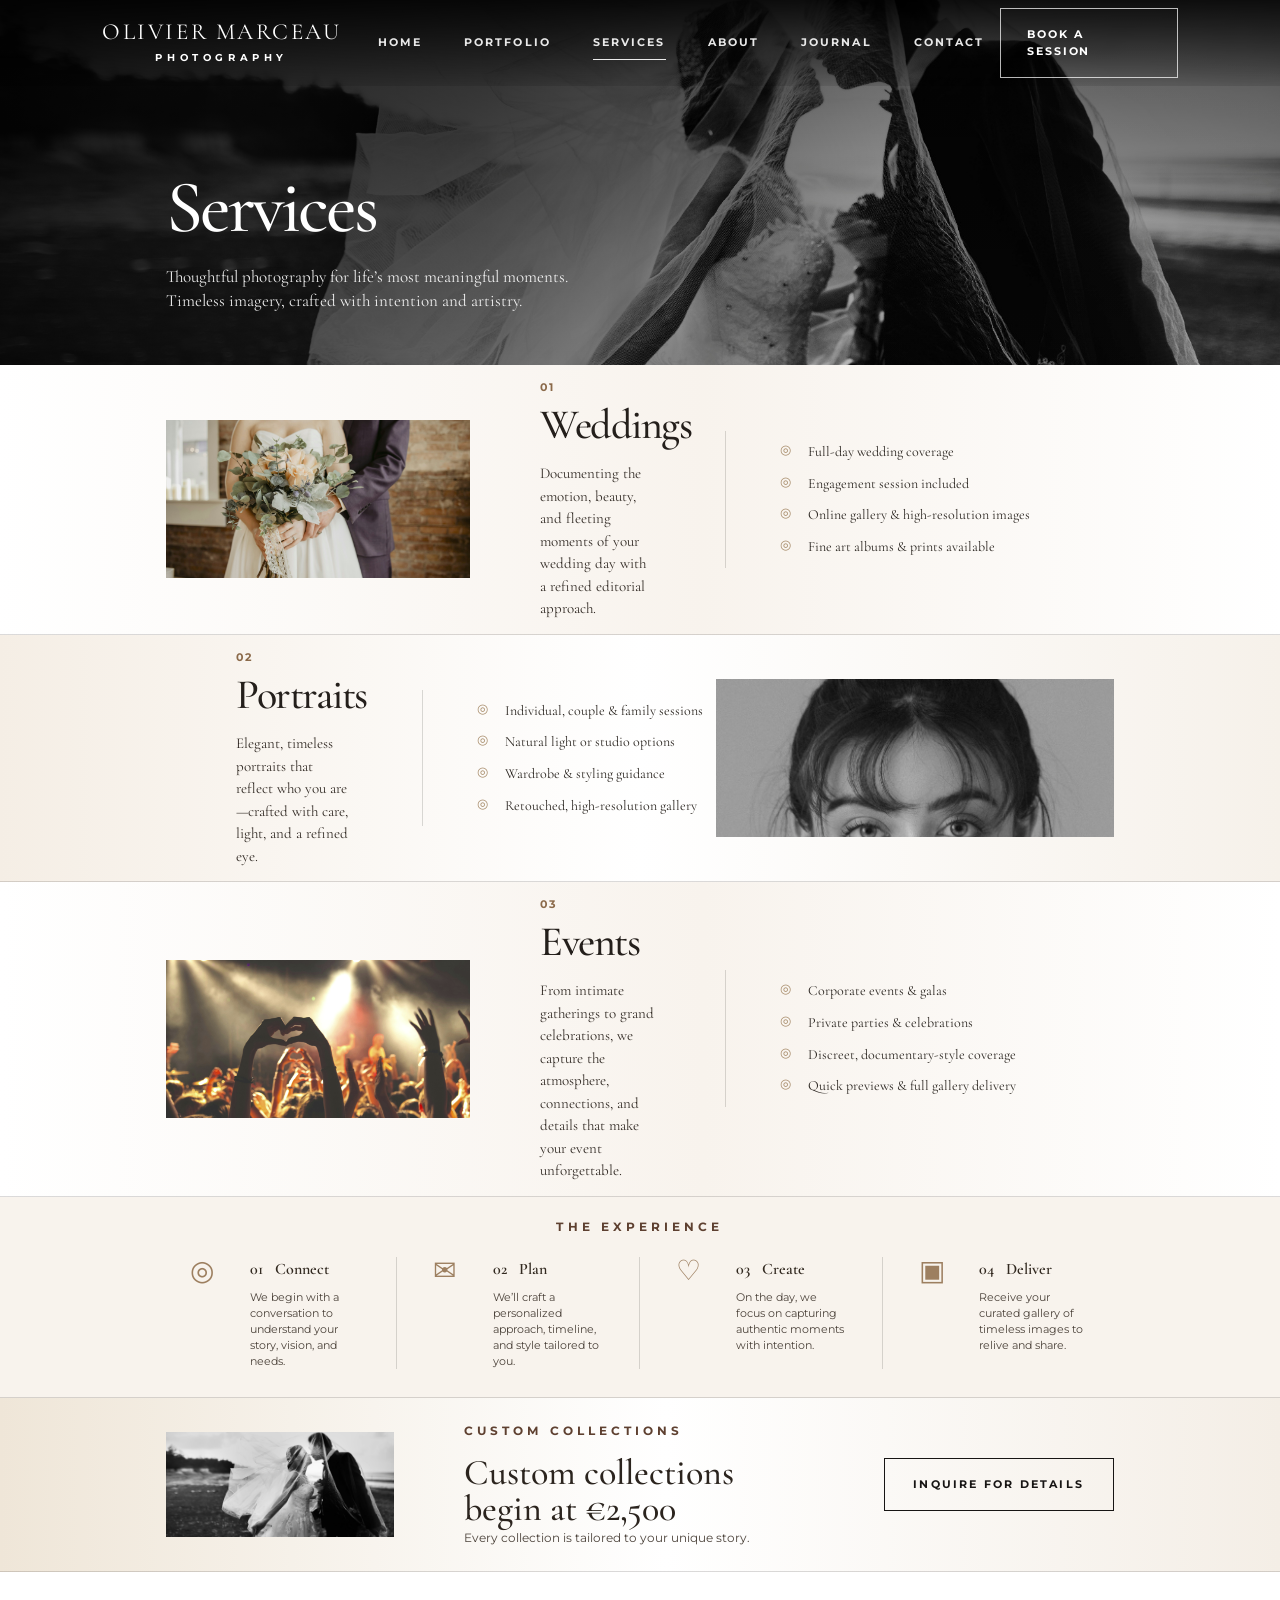
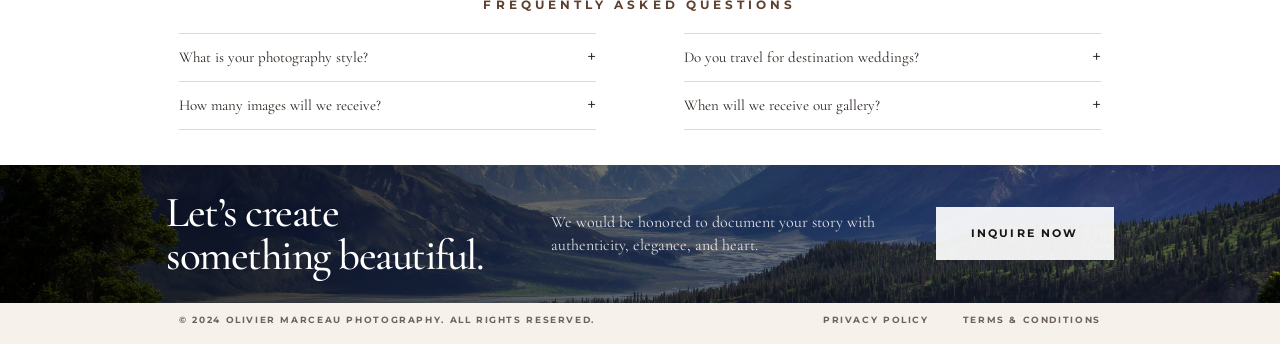
<file: services.html>
<!DOCTYPE html>
<html lang="bg">
<head>
  <meta charset="UTF-8" />
  <meta name="viewport" content="width=device-width, initial-scale=1.0" />

  <title>Services | Olivier Marceau Photography</title>

  <link rel="preconnect" href="https://fonts.googleapis.com">
  <link rel="preconnect" href="https://fonts.gstatic.com" crossorigin>
  <link href="https://fonts.googleapis.com/css2?family=Cormorant+Garamond:wght@400;500;600;700&family=Montserrat:wght@400;500;600;700&display=swap" rel="stylesheet">

  <link rel="stylesheet" href="style.css" />
</head>

<body>
  <header class="site-header" id="top">
    <a class="brand" href="index.html" aria-label="Начало">
      <span>OLIVIER MARCEAU</span>
      <small>PHOTOGRAPHY</small>
    </a>

    <button class="nav-toggle" aria-label="Отвори меню" aria-expanded="false">
      <span></span>
      <span></span>
      <span></span>
    </button>

    <nav class="main-nav" aria-label="Основна навигация">
      <a href="index.html">Home</a>
      <a href="portfolio.html">Portfolio</a>
      <a class="active" href="services.html">Services</a>
      <a href="about.html">About</a>
      <a href="journal.html">Journal</a>
      <a href="contact.html">Contact</a>
    </nav>

    <a class="header-cta" href="#contact">Book a session</a>
  </header>

  <main>
    <section class="services-hero">
      <div class="services-hero-bg"></div>
      <div class="services-hero-overlay"></div>

      <div class="services-hero-content">
        <h1>Services</h1>
        <p>
          Thoughtful photography for life’s most meaningful moments.<br>
          Timeless imagery, crafted with intention and artistry.
        </p>
      </div>
    </section>

    <section class="services-page">
      <article class="service-row">
        <div class="service-image">
          <img src="assets/wedding-1.jpg" alt="Wedding photography">
        </div>

        <div class="service-content">
          <span class="service-number">01</span>
          <h2>Weddings</h2>
          <p>
            Documenting the emotion, beauty, and fleeting moments of your wedding day
            with a refined editorial approach.
          </p>
        </div>

        <ul class="service-details">
          <li>Full-day wedding coverage</li>
          <li>Engagement session included</li>
          <li>Online gallery &amp; high-resolution images</li>
          <li>Fine art albums &amp; prints available</li>
        </ul>
      </article>

      <article class="service-row reverse">
        <div class="service-image">
          <img src="assets/portrait.jpg" alt="Portrait photography">
        </div>

        <div class="service-content">
          <span class="service-number">02</span>
          <h2>Portraits</h2>
          <p>
            Elegant, timeless portraits that reflect who you are—crafted with care,
            light, and a refined eye.
          </p>
        </div>

        <ul class="service-details">
          <li>Individual, couple &amp; family sessions</li>
          <li>Natural light or studio options</li>
          <li>Wardrobe &amp; styling guidance</li>
          <li>Retouched, high-resolution gallery</li>
        </ul>
      </article>

      <article class="service-row">
        <div class="service-image">
          <img src="assets/events.jpg" alt="Event photography">
        </div>

        <div class="service-content">
          <span class="service-number">03</span>
          <h2>Events</h2>
          <p>
            From intimate gatherings to grand celebrations, we capture the atmosphere,
            connections, and details that make your event unforgettable.
          </p>
        </div>

        <ul class="service-details">
          <li>Corporate events &amp; galas</li>
          <li>Private parties &amp; celebrations</li>
          <li>Discreet, documentary-style coverage</li>
          <li>Quick previews &amp; full gallery delivery</li>
        </ul>
      </article>
    </section>

    <section class="experience-strip">
      <p class="micro-title center">The Experience</p>

      <div class="experience-grid">
        <article>
          <span>◎</span>
          <div>
            <h3>01&nbsp;&nbsp; Connect</h3>
            <p>We begin with a conversation to understand your story, vision, and needs.</p>
          </div>
        </article>

        <article>
          <span>✉</span>
          <div>
            <h3>02&nbsp;&nbsp; Plan</h3>
            <p>We’ll craft a personalized approach, timeline, and style tailored to you.</p>
          </div>
        </article>

        <article>
          <span>♡</span>
          <div>
            <h3>03&nbsp;&nbsp; Create</h3>
            <p>On the day, we focus on capturing authentic moments with intention.</p>
          </div>
        </article>

        <article>
          <span>▣</span>
          <div>
            <h3>04&nbsp;&nbsp; Deliver</h3>
            <p>Receive your curated gallery of timeless images to relive and share.</p>
          </div>
        </article>
      </div>
    </section>

    <section class="collections-band">
      <div class="collections-image">
        <img src="assets/wedding.jpg" alt="Custom collections">
      </div>

      <div class="collections-copy">
        <p class="micro-title">Custom Collections</p>
        <h2>Custom collections begin at €2,500</h2>
        <p>Every collection is tailored to your unique story.</p>
      </div>

      <a class="btn btn-outline" href="contact.html">Inquire for details</a>
    </section>

    <section class="faq-section">
      <p class="micro-title center">Frequently Asked Questions</p>

      <div class="faq-grid">
        <details>
          <summary>What is your photography style?</summary>
          <p>Timeless, emotive, editorial and documentary-inspired.</p>
        </details>

        <details>
          <summary>Do you travel for destination weddings?</summary>
          <p>Yes. Destination weddings and events are available worldwide.</p>
        </details>

        <details>
          <summary>How many images will we receive?</summary>
          <p>Every collection is different, but galleries are carefully curated and fully edited.</p>
        </details>

        <details>
          <summary>When will we receive our gallery?</summary>
          <p>Preview images are delivered shortly after the session, with full galleries following later.</p>
        </details>
      </div>
    </section>

    <section class="services-final-cta" id="contact">
      <div class="services-final-bg"></div>
      <div class="services-final-overlay"></div>

      <div class="services-final-content">
        <h2>Let’s create something beautiful.</h2>
        <p>
          We would be honored to document your story with authenticity,
          elegance, and heart.
        </p>
        <a class="btn btn-light" href="mailto:hello@oliviermarceau.com">Inquire now</a>
      </div>
    </section>
  </main>

  <footer class="site-footer">
    <span>© 2024 Olivier Marceau Photography. All rights reserved.</span>

    <nav aria-label="Футър навигация">
      <a href="#">Privacy Policy</a>
      <a href="#">Terms &amp; Conditions</a>
    </nav>
  </footer>

  <script src="script.js"></script>
</body>
</html>
</file>
<file: style.css>
:root {
  --ink: #171514;
  --paper: #f7f4ef;
  --cream: #eee7dc;
  --warm: #c4ad8d;
  --muted: #756e66;
  --line: rgba(33, 29, 25, .16);
  --black: #111111;
  --white: #ffffff;
  --serif: "Cormorant Garamond", Georgia, serif;
  --sans: "Montserrat", Arial, sans-serif;
}

* { box-sizing: border-box; }
html { scroll-behavior: smooth; }
body {
  margin: 0;
  color: var(--ink);
  background: var(--paper);
  font-family: var(--sans);
  font-size: 14px;
  line-height: 1.55;
}
a { color: inherit; text-decoration: none; }
img { display: block; width: 100%; height: 100%; object-fit: cover; }

.site-header {
  position: fixed;
  z-index: 50;
  inset: 0 0 auto 0;
  height: 86px;
  display: grid;
  grid-template-columns: 260px 1fr 178px;
  align-items: center;
  padding: 0 8vw;
  color: var(--white);
  background: linear-gradient(to bottom, rgba(0,0,0,.82), rgba(0,0,0,.1));
  transition: background .35s ease, height .35s ease, box-shadow .35s ease;
}
.site-header.scrolled {
  height: 72px;
  background: rgba(18, 17, 16, .93);
  box-shadow: 0 10px 30px rgba(0,0,0,.22);
}
.brand { letter-spacing: .18em; text-align: center; justify-self: start; }
.brand span { display: block; font-family: var(--serif); font-size: 23px; line-height: 1; }
.brand small { display: block; font-size: 10px; font-weight: 700; letter-spacing: .46em; margin-top: 6px; }
.main-nav { display: flex; justify-content: center; gap: 42px; font-size: 11px; font-weight: 700; letter-spacing: .19em; text-transform: uppercase; }
.main-nav a { position: relative; padding: 10px 0; opacity: .9; }
.main-nav a::after {
  content: ""; position: absolute; left: 0; right: 0; bottom: 2px; height: 1px;
  transform: scaleX(0); background: currentColor; transform-origin: center; transition: transform .25s ease;
}
.main-nav a:hover::after, .main-nav a.active::after { transform: scaleX(1); }
.header-cta {
  justify-self: end; border: 1px solid rgba(255,255,255,.72); padding: 17px 26px;
  font-size: 11px; font-weight: 700; letter-spacing: .18em; text-transform: uppercase; transition: .25s ease;
}
.header-cta:hover { background: var(--white); color: var(--ink); }
.nav-toggle { display: none; background: transparent; border: 0; width: 38px; height: 34px; }
.nav-toggle span { display:block; height:1px; margin:8px 0; background:#fff; }

.hero { min-height: 595px; height: 48vw; position: relative; overflow: hidden; color: var(--white); }
.hero-bg { position: absolute; inset: 0; background: url("assets/wedding.jpg") center 42% / cover no-repeat; transform: scale(1.02); }
.hero-overlay { position: absolute; inset: 0; background: linear-gradient(90deg, rgba(0,0,0,.72) 0%, rgba(0,0,0,.43) 39%, rgba(0,0,0,.1) 74%), linear-gradient(to bottom, rgba(0,0,0,.42), rgba(0,0,0,.08)); }
.hero-content { position: relative; z-index: 2; width: min(560px, 80vw); margin-left: 12vw; padding-top: 190px; }
.eyebrow, .section-kicker, .micro-title {
  margin: 0; font-size: 12px; font-weight: 700; letter-spacing: .34em; text-transform: uppercase;
}
.hero h1 { margin: 22px 0 20px; font-family: var(--serif); font-size: clamp(54px, 5.3vw, 78px); font-weight: 500; line-height: .92; letter-spacing: -.035em; }
.hero-line { width: 150px; height: 1px; background: rgba(255,255,255,.78); margin-bottom: 18px; }
.hero-text { margin: 0 0 30px; font-family: var(--serif); font-size: 19px; line-height: 1.25; }
.btn { display:inline-flex; justify-content:center; align-items:center; min-width: 154px; padding: 17px 28px; border: 1px solid currentColor; font-size: 11px; font-weight: 700; letter-spacing: .2em; text-transform: uppercase; transition: .25s ease; cursor:pointer; }
.btn-light { background: rgba(255,255,255,.92); color: var(--ink); border-color: transparent; }
.btn-light:hover { background: var(--ink); color: var(--white); }
.btn-outline { background: transparent; color: var(--ink); }
.btn-outline:hover, .btn-dark { background: var(--ink); color: var(--white); }
.btn-dark:hover { background: transparent; color: var(--ink); }

.featured { background: #fff; padding: 20px 7.25vw 0; }
.section-kicker { text-align: center; color: #7b553b; margin-bottom: 18px; }
.featured-grid { display: grid; grid-template-columns: repeat(6, 1fr); gap: 6px; max-width: 1250px; margin: 0 auto; }
.photo-card { height: 188px; position: relative; overflow: hidden; background: #ddd; }
.photo-card img { filter: saturate(.82) contrast(1.02); transition: transform .5s ease, filter .5s ease; }
.photo-card:first-child img, .dark-card img { filter: grayscale(1) contrast(1.08); }
.photo-card:hover img { transform: scale(1.06); filter: none; }
.photo-card span { position: absolute; inset: auto 0 0 0; padding: 36px 14px 12px; color: #fff; font-family: var(--serif); font-size: 21px; letter-spacing: .06em; text-align: center; background: linear-gradient(to top, rgba(0,0,0,.55), transparent); opacity: 0; transition: opacity .3s ease; }
.photo-card:hover span { opacity: 1; }

.intro-services { background: linear-gradient(90deg, #f7f2eb, #fff 48%, #f7f2eb); display: grid; grid-template-columns: 42% 58%; padding: 18px 10.5vw 28px; border-bottom: 1px solid var(--line); }
.about-card { display: grid; grid-template-columns: 130px minmax(0, 1fr); gap: 34px; padding: 0 54px 0 0; border-right: 1px solid var(--line); align-items: center; }
.about-card img { height: 150px; filter: grayscale(1); object-position: center 20%; }
.micro-title { color: #5e4030; margin-bottom: 14px; }
.about-card p:not(.micro-title):not(.signature) { font-size: 13px; max-width: 420px; }
.signature { font-family: var(--serif); font-style: italic; font-size: 26px; margin: 18px 0 0; }
.services { padding-left: 52px; }
.center { text-align: center; }
.service-list { display: grid; grid-template-columns: repeat(3, 1fr); margin-top: 22px; }
.service-list article { text-align: center; padding: 0 28px; min-height: 128px; border-right: 1px solid var(--line); }
.service-list article:last-child { border-right: 0; }
.icon { color: var(--warm); font-family: var(--serif); font-size: 35px; line-height: 1; }
.service-list h3 { margin: 6px 0 7px; font-family: var(--serif); font-size: 19px; letter-spacing: .15em; text-transform: uppercase; }
.service-list p { min-height: 54px; margin: 0 auto 12px; max-width: 205px; font-size: 12px; line-height: 1.45; }
.service-list a { font-size: 10px; font-weight: 700; letter-spacing: .18em; text-transform: uppercase; }
.service-list a span { font-size: 15px; margin-left: 8px; }

.testimonial { min-height: 86px; display: grid; grid-template-columns: 70px 1fr 70px; align-items: center; padding: 22px 18vw; color: #f8f3ed; background: linear-gradient(90deg, #202021, #111, #202021); }
.testimonial blockquote { margin: 0; text-align: center; font-family: var(--serif); font-size: 19px; font-style: italic; line-height: 1.25; }
.testimonial cite { display: block; margin-top: 12px; font-family: var(--sans); font-size: 10px; font-style: normal; font-weight: 700; letter-spacing: .35em; text-transform: uppercase; color: var(--warm); }
.quote-arrow { border: 0; background: transparent; color: #fff; font-size: 38px; opacity: .7; cursor: pointer; }

.contact { display: grid; grid-template-columns: 32% 1fr 26%; gap: 28px; padding: 24px 12vw 18px; background: linear-gradient(90deg, #efe6d8, #fff 53%, #f6f1ea); }
.contact-copy p:not(.micro-title) { max-width: 360px; font-size: 13px; margin-bottom: 25px; }
.form-row { display: grid; grid-template-columns: repeat(3, 1fr); gap: 7px; }
input, textarea { width: 100%; border: 1px solid #ddd6cd; background: rgba(255,255,255,.48); padding: 14px 16px; font-family: var(--sans); font-size: 11px; letter-spacing: .12em; text-transform: uppercase; color: var(--ink); outline: none; }
textarea { min-height: 62px; margin-top: 7px; resize: vertical; }
.contact-form .btn { margin: 8px auto 0; display: flex; max-width: 170px; }
.contact-info { display: flex; flex-direction: column; gap: 12px; justify-content: center; font-style: normal; font-size: 13px; }
.contact-info a:hover { color: #8b6a4a; }
.socials { display: flex; gap: 24px; margin-top: 14px; font-weight: 700; font-size: 19px; }
.site-footer { display: flex; justify-content: space-between; gap: 20px; padding: 10px 14vw 18px; background: #f6f1ea; color: #6d6259; font-size: 9px; font-weight: 700; letter-spacing: .18em; text-transform: uppercase; }
.site-footer nav { display: flex; gap: 34px; }

@media (max-width: 1180px) {
  .site-header { padding: 0 4vw; grid-template-columns: 230px 1fr 160px; }
  .main-nav { gap: 22px; }
  .intro-services, .contact { padding-left: 5vw; padding-right: 5vw; }
}

@media (max-width: 900px) {
  .site-header { grid-template-columns: 1fr auto; height: 76px; }
  .brand { justify-self: start; }
  .nav-toggle { display: block; justify-self: end; }
  .main-nav, .header-cta { display: none; }
  .main-nav.open { display: flex; position: absolute; left: 0; right: 0; top: 76px; flex-direction: column; gap: 0; padding: 16px 6vw; background: rgba(18, 17, 16, .98); }
  .main-nav.open a { padding: 16px 0; border-bottom: 1px solid rgba(255,255,255,.12); }
  .hero { height: 680px; }
  .hero-content { margin-left: 7vw; padding-top: 175px; }
  .featured-grid { grid-template-columns: repeat(2, 1fr); }
  .photo-card { height: 240px; }
  .intro-services { grid-template-columns: 1fr; gap: 34px; }
  .about-card { border-right: 0; padding: 0; }
  .services { padding-left: 0; }
  .contact { grid-template-columns: 1fr; }
  .site-footer { flex-direction: column; padding: 20px 5vw; }
}

@media (max-width: 620px) {
  .brand span { font-size: 19px; }
  .brand small { letter-spacing: .34em; }
  .hero { min-height: 620px; }
  .hero-content { width: 86vw; }
  .hero h1 { font-size: 46px; }
  .featured { padding: 18px 4vw 0; }
  .featured-grid { grid-template-columns: 1fr; }
  .photo-card { height: 300px; }
  .about-card { grid-template-columns: 1fr; gap: 18px; }
  .about-card img { height: 320px; }
  .service-list { grid-template-columns: 1fr; gap: 30px; }
  .service-list article { border-right: 0; border-bottom: 1px solid var(--line); padding-bottom: 24px; }
  .testimonial { grid-template-columns: 36px 1fr 36px; padding: 26px 4vw; }
  .form-row { grid-template-columns: 1fr; }
  .site-footer nav { flex-direction: column; gap: 12px; }
}

/* ================================
   PORTFOLIO PAGE
================================ */

.portfolio-hero {
  position: relative;
  min-height: 365px;
  height: 28vw;
  overflow: hidden;
  color: var(--white);
}

.portfolio-hero-bg {
  position: absolute;
  inset: 0;
  background: url("assets/wedding.jpg") center 38% / cover no-repeat;
  transform: scale(1.02);
}

.portfolio-hero-overlay {
  position: absolute;
  inset: 0;
  background:
    linear-gradient(90deg, rgba(0,0,0,.78) 0%, rgba(0,0,0,.50) 38%, rgba(0,0,0,.08) 72%),
    linear-gradient(to bottom, rgba(0,0,0,.62), rgba(0,0,0,.08));
}

.portfolio-hero-content {
  position: relative;
  z-index: 2;
  width: min(560px, 82vw);
  margin-left: 12vw;
  padding-top: 178px;
}

.portfolio-hero-content h1 {
  margin: 0 0 8px;
  font-family: var(--serif);
  font-size: clamp(58px, 5.8vw, 76px);
  font-weight: 500;
  line-height: .95;
  letter-spacing: -.04em;
}

.portfolio-hero-content p {
  margin: 0;
  font-family: var(--serif);
  font-size: 23px;
  font-style: italic;
  line-height: 1.2;
}

.portfolio-page {
  background: #fff;
  padding: 0 5.4vw 0;
}

.portfolio-filter {
  min-height: 78px;
  display: flex;
  justify-content: center;
  align-items: center;
  gap: 58px;
  border-bottom: 1px solid var(--line);
  font-size: 12px;
  font-weight: 700;
  letter-spacing: .24em;
  text-transform: uppercase;
}

.portfolio-filter a {
  position: relative;
  padding: 28px 0 22px;
  color: #312820;
}

.portfolio-filter a::after {
  content: "";
  position: absolute;
  left: 0;
  right: 0;
  bottom: 17px;
  height: 1px;
  background: currentColor;
  transform: scaleX(0);
  transform-origin: center;
  transition: transform .25s ease;
}

.portfolio-filter a:hover::after,
.portfolio-filter a.active::after {
  transform: scaleX(1);
}

.portfolio-masonry {
  max-width: 1780px;
  margin: 0 auto;
  padding: 22px 0 18px;
  display: grid;
  grid-template-columns: repeat(6, 1fr);
  grid-auto-rows: 155px;
  gap: 6px;
}

.portfolio-item {
  position: relative;
  overflow: hidden;
  background: #ddd;
}

.portfolio-item img {
  transition: transform .55s ease, filter .55s ease;
  filter: saturate(.78) contrast(1.03);
}

.portfolio-item:hover img {
  transform: scale(1.055);
  filter: saturate(.95) contrast(1.04);
}

.item-portrait-bw {
  grid-column: span 1;
  grid-row: span 2;
}

.item-destination {
  grid-column: span 1;
  grid-row: span 1;
}

.item-bride-large {
  grid-column: span 1;
  grid-row: span 3;
}

.item-groom-bw {
  grid-column: span 1;
  grid-row: span 2;
}

.item-table {
  grid-column: span 1;
  grid-row: span 2;
}

.item-lake {
  grid-column: span 1;
  grid-row: span 2;
}

.item-photographer {
  grid-column: span 1;
  grid-row: span 1;
}

.item-villa {
  grid-column: span 1;
  grid-row: span 1;
}

.item-car-bw {
  grid-column: span 2;
  grid-row: span 1;
}

.item-couple-sunset {
  grid-column: span 2;
  grid-row: span 1;
}

.item-portrait-bw img,
.item-groom-bw img,
.item-photographer img,
.item-car-bw img {
  filter: grayscale(1) contrast(1.08);
}

.item-bride-large img {
  object-position: center 20%;
}

.item-table img {
  object-position: center;
}

.item-lake img {
  object-position: center;
}

.featured-stories {
  max-width: 1460px;
  margin: 0 auto;
  padding: 10px 0 42px;
}

.section-title-wrap {
  position: relative;
  text-align: center;
  margin: 0 0 24px;
}

.section-title-wrap::before,
.section-title-wrap::after {
  content: "";
  position: absolute;
  top: 50%;
  width: calc(50% - 145px);
  height: 1px;
  background: var(--line);
}

.section-title-wrap::before {
  left: 0;
}

.section-title-wrap::after {
  right: 0;
}

.section-title-wrap h2 {
  display: inline-block;
  margin: 0;
  font-family: var(--serif);
  font-size: 19px;
  font-weight: 600;
  color: #7b553b;
  letter-spacing: .34em;
  text-transform: uppercase;
}

.section-title-wrap h2::after {
  content: "";
  display: block;
  width: 24px;
  height: 1px;
  margin: 8px auto 0;
  background: #8a6b52;
}

.story-grid {
  display: grid;
  grid-template-columns: 1.25fr .9fr 1.25fr .9fr 1.25fr .9fr;
  gap: 0;
  align-items: stretch;
}

.story-card {
  min-height: 182px;
  border-right: 1px solid var(--line);
}

.story-card:last-child {
  border-right: 0;
}

.story-card-image {
  padding: 0 28px 0 0;
}

.story-card-image img {
  height: 182px;
  filter: saturate(.82) contrast(1.02);
}

.story-card-text {
  padding: 10px 34px 0 0;
}

.story-kicker {
  margin: 0 0 20px;
  font-size: 12px;
  font-weight: 700;
  color: #5e4030;
  letter-spacing: .26em;
  text-transform: uppercase;
}

.story-card-text p:not(.story-kicker) {
  margin: 0 0 30px;
  max-width: 230px;
  font-family: var(--serif);
  font-size: 15px;
  line-height: 1.45;
}

.story-card-text a {
  font-size: 10px;
  font-weight: 700;
  letter-spacing: .22em;
  text-transform: uppercase;
}

.story-card-text a span {
  margin-left: 10px;
  font-size: 15px;
}

.portfolio-cta {
  display: grid;
  grid-template-columns: 1fr auto;
  align-items: center;
  gap: 50px;
  padding: 34px 15.7vw 38px;
  background: linear-gradient(90deg, #efe6d8, #fff 52%, #f4eee6);
  border-top: 1px solid var(--line);
}

.portfolio-cta p:not(.micro-title) {
  max-width: 455px;
  margin: 12px 0 0;
  font-family: var(--serif);
  font-size: 16px;
  line-height: 1.45;
}

.portfolio-cta .btn {
  min-width: 335px;
}

/* Responsive portfolio */

@media (max-width: 1180px) {
  .portfolio-page {
    padding-left: 4vw;
    padding-right: 4vw;
  }

  .portfolio-filter {
    gap: 28px;
    flex-wrap: wrap;
    padding: 12px 0;
  }

  .portfolio-masonry {
    grid-template-columns: repeat(4, 1fr);
  }

  .story-grid {
    grid-template-columns: repeat(2, 1fr);
    gap: 22px;
  }

  .story-card,
  .story-card:last-child {
    border-right: 0;
  }

  .story-card-image {
    padding: 0;
  }

  .story-card-text {
    padding: 8px 0 20px;
  }

  .portfolio-cta {
    padding-left: 7vw;
    padding-right: 7vw;
  }
}

@media (max-width: 900px) {
  .portfolio-hero {
    min-height: 430px;
  }

  .portfolio-hero-content {
    margin-left: 7vw;
    padding-top: 170px;
  }

  .portfolio-filter {
    justify-content: flex-start;
    gap: 20px 30px;
    overflow-x: auto;
  }

  .portfolio-masonry {
    grid-template-columns: repeat(2, 1fr);
    grid-auto-rows: 210px;
  }

  .item-bride-large {
    grid-row: span 2;
  }

  .item-car-bw,
  .item-couple-sunset {
    grid-column: span 2;
  }

  .portfolio-cta {
    grid-template-columns: 1fr;
    text-align: center;
  }

  .portfolio-cta p:not(.micro-title) {
    margin-left: auto;
    margin-right: auto;
  }

  .portfolio-cta .btn {
    justify-self: center;
  }
}

@media (max-width: 620px) {
  .portfolio-hero-content h1 {
    font-size: 52px;
  }

  .portfolio-hero-content p {
    font-size: 20px;
  }

  .portfolio-page {
    padding-left: 4vw;
    padding-right: 4vw;
  }

  .portfolio-filter {
    font-size: 10px;
    letter-spacing: .18em;
  }

  .portfolio-masonry {
    grid-template-columns: 1fr;
    grid-auto-rows: 290px;
  }

  .portfolio-item,
  .item-portrait-bw,
  .item-destination,
  .item-bride-large,
  .item-groom-bw,
  .item-table,
  .item-lake,
  .item-photographer,
  .item-villa,
  .item-car-bw,
  .item-couple-sunset {
    grid-column: span 1;
    grid-row: span 1;
  }

  .story-grid {
    grid-template-columns: 1fr;
  }

  .story-card-image img {
    height: 250px;
  }

  .section-title-wrap::before,
  .section-title-wrap::after {
    display: none;
  }

  .portfolio-cta .btn {
    min-width: 100%;
  }
}

.portfolio-item.is-hidden {
  display: none !important;
}



/* ================================
   STORY PAGES
================================ */

.story-hero {
  position: relative;
  min-height: 520px;
  height: 58vw;
  max-height: 760px;
  overflow: hidden;
  color: var(--white);
  background-position: center;
  background-size: cover;
  background-repeat: no-repeat;
}

.lake-story {
  background-image: url("assets/wedding.jpg");
  background-position: center 42%;
}

.paris-story {
  background-image: url("assets/wedding-1.jpg");
  background-position: center 25%;
}

.amalfi-story {
  background-image: url("assets/mountains.jpg");
  background-position: center 45%;
}

.story-hero-overlay {
  position: absolute;
  inset: 0;
  background:
    linear-gradient(90deg, rgba(0,0,0,.78) 0%, rgba(0,0,0,.46) 40%, rgba(0,0,0,.10) 76%),
    linear-gradient(to bottom, rgba(0,0,0,.52), rgba(0,0,0,.08), rgba(0,0,0,.34));
}

.story-hero-content {
  position: relative;
  z-index: 2;
  width: min(720px, 84vw);
  margin-left: 12vw;
  padding-top: 210px;
}

.story-label {
  margin: 0 0 18px;
  font-size: 11px;
  font-weight: 700;
  letter-spacing: .34em;
  text-transform: uppercase;
  color: rgba(255,255,255,.74);
}

.story-hero-content h1 {
  margin: 0 0 18px;
  font-family: var(--serif);
  font-size: clamp(58px, 6.5vw, 108px);
  font-weight: 500;
  line-height: .88;
  letter-spacing: -.055em;
}

.story-hero-content p:not(.story-label) {
  max-width: 520px;
  margin: 0;
  font-family: var(--serif);
  font-size: 23px;
  font-style: italic;
  line-height: 1.3;
  color: rgba(255,255,255,.86);
}

.story-page {
  background: #fff;
  padding: 78px 5.4vw 34px;
}

.story-intro {
  max-width: 900px;
  margin: 0 auto 52px;
  text-align: center;
}

.story-intro h2 {
  margin: 0 0 20px;
  font-family: var(--serif);
  font-size: clamp(42px, 4.5vw, 76px);
  font-weight: 500;
  line-height: .95;
  letter-spacing: -.045em;
  color: #251f1a;
}

.story-intro p:not(.micro-title) {
  max-width: 690px;
  margin: 0 auto;
  font-family: var(--serif);
  font-size: 20px;
  line-height: 1.55;
  color: #3b3028;
}

.story-gallery {
  max-width: 1460px;
  margin: 0 auto;
  display: grid;
  grid-template-columns: repeat(6, 1fr);
  grid-auto-rows: 155px;
  gap: 7px;
}

.story-gallery-item {
  overflow: hidden;
  background: #ddd;
}

.story-gallery-item img {
  width: 100%;
  height: 100%;
  object-fit: cover;
  filter: saturate(.82) contrast(1.03);
  transition: transform .55s ease, filter .55s ease;
}

.story-gallery-item:hover img {
  transform: scale(1.055);
  filter: saturate(.98) contrast(1.05);
}

.story-tall {
  grid-column: span 2;
  grid-row: span 4;
}

.story-medium {
  grid-column: span 2;
  grid-row: span 2;
}

.story-small {
  grid-column: span 2;
  grid-row: span 1;
}

.story-wide {
  grid-column: span 4;
  grid-row: span 2;
}

.story-bw img {
  filter: grayscale(1) contrast(1.08);
}

.story-nav {
  display: flex;
  justify-content: space-between;
  gap: 24px;
  padding: 26px 12vw;
  background: #fff;
  border-top: 1px solid var(--line);
}

.story-nav a {
  font-size: 11px;
  font-weight: 700;
  letter-spacing: .22em;
  text-transform: uppercase;
  color: #2d251f;
}

.story-nav a:hover {
  color: #7b553b;
}

@media (max-width: 900px) {
  .story-hero {
    min-height: 620px;
    height: auto;
  }

  .story-hero-content {
    margin-left: 7vw;
    padding-top: 190px;
  }

  .story-gallery {
    grid-template-columns: repeat(2, 1fr);
    grid-auto-rows: 230px;
  }

  .story-tall,
  .story-medium,
  .story-small,
  .story-wide {
    grid-column: span 1;
    grid-row: span 1;
  }

  .story-nav {
    padding-left: 6vw;
    padding-right: 6vw;
  }
}

@media (max-width: 620px) {
  .story-hero-content h1 {
    font-size: 54px;
  }

  .story-hero-content p:not(.story-label) {
    font-size: 20px;
  }

  .story-page {
    padding-left: 4vw;
    padding-right: 4vw;
  }

  .story-gallery {
    grid-template-columns: 1fr;
    grid-auto-rows: 300px;
  }

  .story-nav {
    flex-direction: column;
    text-align: center;
  }
}


/* ================================
   SERVICES PAGE
================================ */

.services-hero {
  position: relative;
  min-height: 365px;
  height: 28vw;
  overflow: hidden;
  color: var(--white);
}

.services-hero-bg {
  position: absolute;
  inset: 0;
  background: url("assets/wedding.jpg") center 38% / cover no-repeat;
  transform: scale(1.02);
}

.services-hero-overlay {
  position: absolute;
  inset: 0;
  background:
    linear-gradient(90deg, rgba(0,0,0,.80) 0%, rgba(0,0,0,.50) 38%, rgba(0,0,0,.08) 72%),
    linear-gradient(to bottom, rgba(0,0,0,.62), rgba(0,0,0,.08));
}

.services-hero-content {
  position: relative;
  z-index: 2;
  width: min(680px, 82vw);
  margin-left: 13vw;
  padding-top: 172px;
}

.services-hero-content h1 {
  margin: 0 0 22px;
  font-family: var(--serif);
  font-size: clamp(58px, 5.8vw, 78px);
  font-weight: 500;
  line-height: .95;
  letter-spacing: -.04em;
}

.services-hero-content p {
  margin: 0;
  max-width: 620px;
  font-family: var(--serif);
  font-size: 17px;
  line-height: 1.45;
  color: rgba(255,255,255,.9);
}

.services-page {
  background: #fff;
}

.service-row {
  display: grid;
  grid-template-columns: 32% 27% 41%;
  align-items: center;
  gap: 0;
  min-height: 190px;
  padding: 14px 13vw;
  border-bottom: 1px solid var(--line);
  background: linear-gradient(90deg, #fff, #f8f3ed 55%, #fff);
}

.service-row.reverse {
  grid-template-columns: 27% 31% 42%;
  background: linear-gradient(90deg, #f5eee5, #fff 50%, #f6f1ea);
}

.service-row.reverse .service-image {
  grid-column: 3;
  grid-row: 1;
}

.service-row.reverse .service-content {
  grid-column: 1;
  grid-row: 1;
}

.service-row.reverse .service-details {
  grid-column: 2;
  grid-row: 1;
}

.service-image {
  height: 158px;
  overflow: hidden;
}

.service-image img {
  width: 100%;
  height: 100%;
  object-fit: cover;
  filter: saturate(.82) contrast(1.02);
}

.service-row.reverse .service-image img {
  filter: grayscale(1) contrast(1.08);
  object-position: center 28%;
}

.service-content {
  padding: 0 70px;
}

.service-number {
  display: block;
  margin-bottom: 8px;
  font-size: 11px;
  font-weight: 700;
  letter-spacing: .22em;
  color: #8b6a4a;
}

.service-content h2 {
  margin: 0 0 16px;
  font-family: var(--serif);
  font-size: 42px;
  font-weight: 500;
  line-height: 1;
  letter-spacing: -.035em;
  color: #241f1b;
}

.service-content p {
  margin: 0;
  max-width: 460px;
  font-family: var(--serif);
  font-size: 15px;
  line-height: 1.5;
  color: #342d27;
}

.service-details {
  margin: 0;
  padding: 0 0 0 54px;
  list-style: none;
  border-left: 1px solid var(--line);
}

.service-details li {
  position: relative;
  margin: 10px 0;
  padding-left: 28px;
  font-family: var(--serif);
  font-size: 14px;
  color: #2d2823;
}

.service-details li::before {
  content: "◎";
  position: absolute;
  left: 0;
  top: -1px;
  color: #a88d6c;
  font-size: 13px;
}

/* Experience */

.experience-strip {
  padding: 22px 12vw 28px;
  background: #f8f3ed;
  border-bottom: 1px solid var(--line);
}

.experience-grid {
  max-width: 1320px;
  margin: 20px auto 0;
  display: grid;
  grid-template-columns: repeat(4, 1fr);
}

.experience-grid article {
  display: grid;
  grid-template-columns: 44px 1fr;
  gap: 16px;
  padding: 0 36px;
  border-right: 1px solid var(--line);
}

.experience-grid article:last-child {
  border-right: 0;
}

.experience-grid span {
  color: #9d7f60;
  font-size: 28px;
  line-height: 1;
  font-family: var(--serif);
}

.experience-grid h3 {
  margin: 0 0 8px;
  font-family: var(--serif);
  font-size: 16px;
  font-weight: 600;
  color: #322920;
}

.experience-grid p {
  margin: 0;
  font-size: 11px;
  line-height: 1.45;
  color: #4c433b;
}

/* Collections */

.collections-band {
  display: grid;
  grid-template-columns: 24% 1fr auto;
  align-items: center;
  gap: 70px;
  padding: 24px 13vw;
  background: linear-gradient(90deg, #efe6d8, #fff 52%, #f4eee6);
  border-bottom: 1px solid var(--line);
}

.collections-image {
  height: 105px;
  overflow: hidden;
}

.collections-image img {
  width: 100%;
  height: 100%;
  object-fit: cover;
  filter: saturate(.72) contrast(1.02);
}

.collections-copy h2 {
  margin: 4px 0 2px;
  font-family: var(--serif);
  font-size: 36px;
  font-weight: 500;
  line-height: 1;
  color: #2b241e;
}

.collections-copy p:not(.micro-title) {
  margin: 0;
  font-size: 12px;
  color: #4d443c;
}

.collections-band .btn {
  min-width: 230px;
}

/* FAQ */

.faq-section {
  padding: 24px 14vw 34px;
  background: #fff;
}

.faq-grid {
  max-width: 1160px;
  margin: 18px auto 0;
  display: grid;
  grid-template-columns: 1fr 1fr;
  gap: 0 88px;
}

.faq-grid details {
  border-top: 1px solid var(--line);
}

.faq-grid details:last-child,
.faq-grid details:nth-last-child(2) {
  border-bottom: 1px solid var(--line);
}

.faq-grid summary {
  position: relative;
  padding: 12px 32px 12px 0;
  cursor: pointer;
  font-family: var(--serif);
  font-size: 15px;
  color: #2d251f;
  list-style: none;
}

.faq-grid summary::-webkit-details-marker {
  display: none;
}

.faq-grid summary::after {
  content: "+";
  position: absolute;
  right: 0;
  top: 11px;
  font-family: var(--sans);
  font-size: 16px;
}

.faq-grid details[open] summary::after {
  content: "−";
}

.faq-grid p {
  margin: 0 0 14px;
  max-width: 480px;
  font-family: var(--serif);
  font-size: 14px;
  line-height: 1.5;
  color: #544a40;
}

/* Final CTA */

.services-final-cta {
  position: relative;
  overflow: hidden;
  color: #fff;
  min-height: 128px;
}

.services-final-bg {
  position: absolute;
  inset: 0;
  background: url("assets/mountains.jpg") center 55% / cover no-repeat;
  transform: scale(1.03);
}

.services-final-overlay {
  position: absolute;
  inset: 0;
  background: linear-gradient(90deg, rgba(0,0,0,.82), rgba(0,0,0,.52), rgba(0,0,0,.34));
}

.services-final-content {
  position: relative;
  z-index: 2;
  display: grid;
  grid-template-columns: 1fr 1fr auto;
  align-items: center;
  gap: 60px;
  min-height: 128px;
  padding: 26px 13vw;
}

.services-final-content h2 {
  margin: 0;
  font-family: var(--serif);
  font-size: 43px;
  font-weight: 500;
  line-height: 1;
  letter-spacing: -.035em;
}

.services-final-content p {
  margin: 0;
  max-width: 420px;
  font-family: var(--serif);
  font-size: 16px;
  line-height: 1.4;
  color: rgba(255,255,255,.86);
}

.services-final-content .btn {
  min-width: 178px;
}

/* Responsive Services */

@media (max-width: 1180px) {
  .service-row,
  .service-row.reverse {
    grid-template-columns: 1fr;
    gap: 28px;
    padding: 38px 7vw;
  }

  .service-row.reverse .service-image,
  .service-row.reverse .service-content,
  .service-row.reverse .service-details {
    grid-column: auto;
    grid-row: auto;
  }

  .service-image {
    height: 290px;
  }

  .service-content {
    padding: 0;
  }

  .service-details {
    padding-left: 0;
    border-left: 0;
  }

  .experience-grid {
    grid-template-columns: repeat(2, 1fr);
    gap: 28px 0;
  }

  .experience-grid article:nth-child(2) {
    border-right: 0;
  }

  .collections-band {
    grid-template-columns: 1fr;
    gap: 24px;
    text-align: center;
    padding-left: 7vw;
    padding-right: 7vw;
  }

  .collections-image {
    height: 190px;
  }

  .services-final-content {
    grid-template-columns: 1fr;
    gap: 24px;
    text-align: center;
    padding-left: 7vw;
    padding-right: 7vw;
  }

  .services-final-content p {
    margin: 0 auto;
  }

  .services-final-content .btn {
    justify-self: center;
  }
}

@media (max-width: 760px) {
  .services-hero {
    min-height: 430px;
  }

  .services-hero-content {
    margin-left: 7vw;
    padding-top: 165px;
  }

  .services-hero-content h1 {
    font-size: 56px;
  }

  .services-page {
    padding: 0;
  }

  .service-image {
    height: 250px;
  }

  .service-content h2 {
    font-size: 38px;
  }

  .experience-grid {
    grid-template-columns: 1fr;
  }

  .experience-grid article,
  .experience-grid article:nth-child(2) {
    border-right: 0;
    border-bottom: 1px solid var(--line);
    padding: 0 0 20px;
  }

  .faq-grid {
    grid-template-columns: 1fr;
    gap: 0;
  }

  .faq-grid details:nth-last-child(2) {
    border-bottom: 0;
  }

  .services-final-content h2 {
    font-size: 36px;
  }
}


/* ================================
   ABOUT PAGE
================================ */

.about-hero {
  position: relative;
  min-height: 430px;
  height: 32vw;
  overflow: hidden;
  color: var(--white);
}

.about-hero-bg {
  position: absolute;
  inset: 0;
  background: url("assets/photo-view.jpg") center 36% / cover no-repeat;
  transform: scale(1.03);
}

.about-hero-overlay {
  position: absolute;
  inset: 0;
  background:
    linear-gradient(90deg, rgba(0,0,0,.82) 0%, rgba(0,0,0,.58) 35%, rgba(0,0,0,.18) 78%),
    linear-gradient(to bottom, rgba(0,0,0,.60), rgba(0,0,0,.12));
}

.about-hero-content {
  position: relative;
  z-index: 2;
  width: min(600px, 82vw);
  margin-left: 12vw;
  padding-top: 180px;
}

.about-hero-content h1 {
  margin: 0 0 18px;
  font-family: var(--serif);
  font-size: clamp(58px, 5.8vw, 78px);
  font-weight: 500;
  line-height: .95;
  letter-spacing: -.045em;
}

.about-hero-content p {
  margin: 0;
  max-width: 520px;
  font-family: var(--serif);
  font-size: 21px;
  line-height: 1.35;
  color: rgba(255,255,255,.9);
}

/* Main about */

.about-main {
  display: grid;
  grid-template-columns: 25% 43% 32%;
  gap: 0;
  align-items: center;
  padding: 34px 12vw;
  background: #fff;
  border-bottom: 1px solid var(--line);
}

.about-portrait {
  height: 330px;
  overflow: hidden;
}

.about-portrait img {
  width: 100%;
  height: 100%;
  object-fit: cover;
  object-position: center 18%;
  filter: grayscale(1) contrast(1.08);
}

.about-story {
  padding: 0 70px;
}

.about-story h2 {
  margin: 0 0 22px;
  font-family: var(--serif);
  font-size: clamp(34px, 3vw, 45px);
  font-weight: 500;
  line-height: 1;
  letter-spacing: -.035em;
  color: #251f1a;
}

.about-story p:not(.micro-title):not(.about-signature) {
  margin: 0 0 22px;
  font-size: 13px;
  line-height: 1.75;
  color: #2d2823;
}

.about-signature {
  margin: 22px 0 0;
  font-family: var(--serif);
  font-style: italic;
  font-size: 38px;
  line-height: 1;
  color: #2b241e;
}

.about-facts {
  padding-left: 68px;
  border-left: 1px solid var(--line);
}

.about-facts article {
  display: grid;
  grid-template-columns: 52px 1fr;
  gap: 24px;
  margin-bottom: 34px;
}

.about-facts article:last-child {
  margin-bottom: 0;
}

.about-icon {
  color: #9b7f61;
  font-family: var(--serif);
  font-size: 40px;
  line-height: 1;
  text-align: center;
}

.about-facts p:not(.micro-title) {
  margin: 0;
  max-width: 260px;
  font-size: 12px;
  line-height: 1.65;
  color: #2f2923;
}

/* Approach and quote */

.about-approach-testimonial {
  display: grid;
  grid-template-columns: 63% 37%;
  background: linear-gradient(90deg, #f6f0e8, #fff 55%, #f5eee5);
  border-bottom: 1px solid var(--line);
}

.about-approach {
  padding: 28px 8vw 34px 12vw;
}

.approach-grid {
  display: grid;
  grid-template-columns: repeat(3, 1fr);
  margin-top: 24px;
}

.approach-grid article {
  text-align: center;
  padding: 0 42px;
  border-right: 1px solid var(--line);
}

.approach-grid article:last-child {
  border-right: 0;
}

.approach-grid span {
  display: block;
  margin-bottom: 18px;
  color: #9b7f61;
  font-family: var(--serif);
  font-size: 40px;
  line-height: 1;
}

.approach-grid h3 {
  margin: 0 0 10px;
  font-size: 12px;
  font-weight: 700;
  letter-spacing: .22em;
  text-transform: uppercase;
  color: #3a3028;
}

.approach-grid p {
  margin: 0 auto;
  max-width: 210px;
  font-size: 11px;
  line-height: 1.55;
  color: #4d443c;
}

.about-quote {
  display: flex;
  flex-direction: column;
  justify-content: center;
  padding: 54px 7vw 54px 5vw;
  background: linear-gradient(135deg, #242424, #111);
  color: #fff;
}

.about-quote blockquote {
  margin: 0;
  max-width: 520px;
  font-family: var(--serif);
  font-size: 21px;
  font-style: italic;
  line-height: 1.35;
  color: rgba(255,255,255,.88);
}

.about-quote cite {
  display: block;
  margin-top: 30px;
  padding-top: 18px;
  border-top: 1px solid rgba(255,255,255,.28);
  font-size: 11px;
  font-style: normal;
  font-weight: 700;
  letter-spacing: .28em;
  text-transform: uppercase;
  color: #d0b895;
}

/* Destinations and timeline */

.about-destinations-timeline {
  display: grid;
  grid-template-columns: 50% 50%;
  padding: 22px 10vw 34px;
  background: #fff;
  border-bottom: 1px solid var(--line);
}

.favorite-destinations {
  padding-right: 72px;
  border-right: 1px solid var(--line);
}

.destination-strip {
  display: grid;
  grid-template-columns: repeat(5, 1fr);
  gap: 8px;
  margin-top: 18px;
}

.destination-strip article {
  text-align: center;
}

.destination-strip img {
  height: 96px;
  width: 100%;
  object-fit: cover;
  filter: saturate(.78) contrast(1.02);
}

.destination-strip h3 {
  margin: 10px 0 0;
  font-size: 11px;
  font-weight: 700;
  letter-spacing: .18em;
  text-transform: uppercase;
  color: #3b3028;
}

.destination-strip p {
  margin: 0;
  font-family: var(--serif);
  font-size: 13px;
  font-style: italic;
  color: #5f554d;
}

.about-timeline {
  padding-left: 72px;
}

.timeline-line {
  position: relative;
  display: grid;
  grid-template-columns: repeat(5, 1fr);
  gap: 12px;
  margin-top: 32px;
  text-align: center;
}

.timeline-line::before {
  content: "";
  position: absolute;
  left: 8%;
  right: 8%;
  top: 7px;
  height: 1px;
  background: var(--line);
}

.timeline-line article {
  position: relative;
}

.timeline-line span {
  position: relative;
  z-index: 2;
  display: block;
  width: 9px;
  height: 9px;
  margin: 3px auto 22px;
  border-radius: 50%;
  background: #8b6a4a;
}

.timeline-line h3 {
  margin: 0 0 10px;
  font-family: var(--serif);
  font-size: 15px;
  color: #5e4030;
}

.timeline-line p {
  margin: 0 0 8px;
  font-family: var(--serif);
  font-size: 14px;
  color: #2f2923;
}

.timeline-line small {
  display: block;
  max-width: 120px;
  margin: 0 auto;
  font-size: 10px;
  line-height: 1.45;
  color: #5c5249;
}

/* Bottom CTA */

.about-bottom-cta {
  display: grid;
  grid-template-columns: 1fr auto;
  align-items: center;
  gap: 48px;
  padding: 28px 14vw 32px;
  background: linear-gradient(90deg, #efe6d8, #fff 52%, #f4eee6);
  text-align: center;
}

.about-bottom-cta h2 {
  margin: 0 0 8px;
  font-family: var(--serif);
  font-size: 42px;
  font-weight: 500;
  line-height: 1;
  letter-spacing: -.035em;
  color: #2a231d;
}

.about-bottom-cta p {
  margin: 0;
  font-size: 12px;
  color: #4d443c;
}

.about-bottom-cta .btn {
  min-width: 205px;
}

/* Responsive About */

@media (max-width: 1180px) {
  .about-main {
    grid-template-columns: 1fr;
    gap: 34px;
    padding: 48px 7vw;
  }

  .about-portrait {
    height: 420px;
  }

  .about-story {
    padding: 0;
  }

  .about-facts {
    padding-left: 0;
    border-left: 0;
    display: grid;
    grid-template-columns: repeat(3, 1fr);
    gap: 26px;
  }

  .about-facts article {
    margin-bottom: 0;
  }

  .about-approach-testimonial {
    grid-template-columns: 1fr;
  }

  .about-approach {
    padding: 40px 7vw;
  }

  .about-quote {
    padding: 48px 7vw;
  }

  .about-destinations-timeline {
    grid-template-columns: 1fr;
    gap: 44px;
    padding-left: 7vw;
    padding-right: 7vw;
  }

  .favorite-destinations {
    padding-right: 0;
    border-right: 0;
  }

  .about-timeline {
    padding-left: 0;
  }

  .about-bottom-cta {
    padding-left: 7vw;
    padding-right: 7vw;
  }
}

@media (max-width: 760px) {
  .about-hero {
    min-height: 520px;
    height: auto;
  }

  .about-hero-content {
    margin-left: 7vw;
    padding-top: 170px;
  }

  .about-hero-content h1 {
    font-size: 54px;
  }

  .about-hero-content p {
    font-size: 19px;
  }

  .about-facts {
    grid-template-columns: 1fr;
  }

  .approach-grid {
    grid-template-columns: 1fr;
    gap: 28px;
  }

  .approach-grid article {
    border-right: 0;
    border-bottom: 1px solid var(--line);
    padding: 0 0 24px;
  }

  .approach-grid article:last-child {
    border-bottom: 0;
  }

  .destination-strip {
    grid-template-columns: repeat(2, 1fr);
  }

  .destination-strip img {
    height: 150px;
  }

  .timeline-line {
    grid-template-columns: 1fr;
    gap: 26px;
  }

  .timeline-line::before {
    display: none;
  }

  .timeline-line span {
    margin-bottom: 10px;
  }

  .about-bottom-cta {
    grid-template-columns: 1fr;
  }

  .about-bottom-cta h2 {
    font-size: 34px;
  }

  .about-bottom-cta .btn {
    justify-self: center;
  }
}


/* ================================
   JOURNAL PAGE
================================ */

.journal-hero {
  position: relative;
  min-height: 365px;
  height: 28vw;
  overflow: hidden;
  color: var(--white);
}

.journal-hero-bg {
  position: absolute;
  inset: 0;
  background: url("assets/wedding.jpg") center 38% / cover no-repeat;
  transform: scale(1.02);
}

.journal-hero-overlay {
  position: absolute;
  inset: 0;
  background:
    linear-gradient(90deg, rgba(0,0,0,.80) 0%, rgba(0,0,0,.50) 38%, rgba(0,0,0,.08) 72%),
    linear-gradient(to bottom, rgba(0,0,0,.62), rgba(0,0,0,.08));
}

.journal-hero-content {
  position: relative;
  z-index: 2;
  width: min(720px, 82vw);
  margin-left: 12vw;
  padding-top: 150px;
}

.journal-eyebrow {
  margin: 0 0 18px;
  font-size: 11px;
  font-weight: 700;
  letter-spacing: .34em;
  text-transform: uppercase;
  color: rgba(255,255,255,.78);
}

.journal-hero-content h1 {
  margin: 0 0 22px;
  font-family: var(--serif);
  font-size: clamp(58px, 5.8vw, 78px);
  font-weight: 500;
  line-height: .95;
  letter-spacing: -.04em;
}

.journal-hero-content p:not(.journal-eyebrow) {
  margin: 0;
  max-width: 660px;
  font-family: var(--serif);
  font-size: 18px;
  line-height: 1.45;
  color: rgba(255,255,255,.9);
}

/* Featured story */

.journal-featured {
  display: grid;
  grid-template-columns: 34% 66%;
  gap: 54px;
  align-items: center;
  padding: 28px 13vw 28px;
  background: #fff;
  border-bottom: 1px solid var(--line);
}

.journal-featured-copy {
  padding-left: 2vw;
}

.journal-featured-copy h2 {
  margin: 16px 0 18px;
  max-width: 410px;
  font-family: var(--serif);
  font-size: clamp(40px, 3.8vw, 56px);
  font-weight: 500;
  line-height: .98;
  letter-spacing: -.04em;
  color: #251f1a;
}

.journal-featured-copy p:not(.micro-title) {
  max-width: 430px;
  margin: 0 0 28px;
  font-family: var(--serif);
  font-size: 15px;
  line-height: 1.5;
  color: #352d27;
}

.journal-read-link,
.journal-card-link,
.journal-section-head a {
  position: relative;
  display: inline-flex;
  align-items: center;
  gap: 14px;
  padding-bottom: 8px;
  font-size: 10px;
  font-weight: 700;
  letter-spacing: .24em;
  text-transform: uppercase;
  color: #2d251f;
}

.journal-read-link::after {
  content: "";
  position: absolute;
  left: 0;
  bottom: 0;
  width: 155px;
  height: 1px;
  background: currentColor;
}

.journal-featured-image {
  height: 300px;
  overflow: hidden;
}

.journal-featured-image img {
  width: 100%;
  height: 100%;
  object-fit: cover;
  filter: saturate(.82) contrast(1.02);
  transition: transform .55s ease;
}

.journal-featured-image:hover img {
  transform: scale(1.04);
}

/* Latest stories */

.journal-latest {
  padding: 24px 13vw 34px;
  background: #fff;
}

.journal-section-head {
  display: flex;
  justify-content: space-between;
  align-items: center;
  gap: 24px;
  padding-top: 4px;
  border-top: 1px solid var(--line);
}

.journal-card-grid {
  display: grid;
  grid-template-columns: repeat(3, 1fr);
  gap: 12px;
  margin-top: 18px;
}

.journal-card-image {
  display: block;
  height: 182px;
  overflow: hidden;
  background: #ddd;
}

.journal-card-image img {
  width: 100%;
  height: 100%;
  object-fit: cover;
  filter: saturate(.78) contrast(1.03);
  transition: transform .5s ease, filter .5s ease;
}

.journal-card:first-child .journal-card-image img {
  filter: grayscale(1) contrast(1.08);
}

.journal-card-image:hover img {
  transform: scale(1.055);
  filter: saturate(.95) contrast(1.04);
}

.journal-card-content {
  padding: 12px 2px 0;
}

.journal-category {
  margin: 0 0 8px;
  font-size: 10px;
  font-weight: 700;
  letter-spacing: .24em;
  text-transform: uppercase;
  color: #7b553b;
}

.journal-card h3 {
  margin: 0 0 8px;
  font-family: var(--serif);
  font-size: 26px;
  font-weight: 500;
  line-height: 1.05;
  letter-spacing: -.025em;
  color: #251f1a;
}

.journal-card-content p:not(.journal-category) {
  margin: 0 0 14px;
  max-width: 330px;
  font-family: var(--serif);
  font-size: 15px;
  line-height: 1.45;
  color: #3c332c;
}

.journal-card-link {
  font-size: 9px;
  padding-bottom: 0;
}

/* Newsletter */

.journal-newsletter {
  display: grid;
  grid-template-columns: 28% 1fr 20%;
  align-items: center;
  gap: 28px;
  margin: 0 13vw 18px;
  padding: 20px 34px;
  background: linear-gradient(90deg, #efe6d8, #fff 52%, #f4eee6);
  border: 1px solid rgba(33, 29, 25, .08);
}

.journal-newsletter-copy h2 {
  margin: 4px 0 4px;
  font-family: var(--serif);
  font-size: 34px;
  font-weight: 500;
  line-height: 1;
  color: #251f1a;
}

.journal-newsletter-copy p:not(.micro-title) {
  margin: 0;
  max-width: 330px;
  font-size: 12px;
  line-height: 1.45;
  color: #4d443c;
}

.journal-newsletter-form {
  display: grid;
  grid-template-columns: 1fr 1fr 180px;
  gap: 10px;
}

.journal-newsletter-form input {
  height: 52px;
  background: rgba(255,255,255,.52);
}

.journal-newsletter-form .btn {
  height: 52px;
  padding-top: 0;
  padding-bottom: 0;
}

.journal-newsletter-image {
  height: 94px;
  overflow: hidden;
}

.journal-newsletter-image img {
  width: 100%;
  height: 100%;
  object-fit: cover;
  filter: saturate(.65) contrast(1.02);
}

/* Footer block */

.journal-footer-block {
  display: grid;
  grid-template-columns: 29% 16% 16% 1fr;
  gap: 48px;
  padding: 28px 14vw 24px;
  background: linear-gradient(90deg, #efe6d8, #fff 52%, #f4eee6);
  border-top: 1px solid var(--line);
}

.journal-footer-column {
  border-right: 1px solid var(--line);
  padding-right: 38px;
}

.journal-footer-column:last-child {
  border-right: 0;
  padding-right: 0;
}

.journal-footer-column p:not(.micro-title):not(.signature) {
  max-width: 330px;
  margin: 0;
  font-size: 12px;
  line-height: 1.55;
  color: #3d352e;
}

.journal-footer-links {
  display: grid;
  gap: 7px;
}

.journal-footer-links a,
.journal-contact a,
.journal-contact span {
  display: block;
  font-size: 11px;
  font-weight: 700;
  letter-spacing: .14em;
  text-transform: uppercase;
  color: #3c332c;
}

.journal-contact {
  font-style: normal;
}

.journal-contact a,
.journal-contact span {
  margin-bottom: 9px;
  text-transform: none;
  letter-spacing: .02em;
  font-size: 13px;
  font-weight: 500;
}

.journal-contact .socials {
  margin-top: 14px;
}

/* Responsive Journal */

@media (max-width: 1180px) {
  .journal-featured {
    grid-template-columns: 1fr;
    padding-left: 7vw;
    padding-right: 7vw;
  }

  .journal-featured-copy {
    padding-left: 0;
  }

  .journal-latest {
    padding-left: 7vw;
    padding-right: 7vw;
  }

  .journal-newsletter {
    grid-template-columns: 1fr;
    margin-left: 7vw;
    margin-right: 7vw;
  }

  .journal-newsletter-form {
    grid-template-columns: 1fr;
  }

  .journal-newsletter-image {
    height: 180px;
  }

  .journal-footer-block {
    grid-template-columns: repeat(2, 1fr);
    padding-left: 7vw;
    padding-right: 7vw;
  }

  .journal-footer-column:nth-child(2) {
    border-right: 0;
  }
}

@media (max-width: 760px) {
  .journal-hero {
    min-height: 470px;
    height: auto;
  }

  .journal-hero-content {
    margin-left: 7vw;
    padding-top: 155px;
    padding-bottom: 60px;
  }

  .journal-hero-content h1 {
    font-size: 56px;
  }

  .journal-section-head {
    align-items: flex-start;
    flex-direction: column;
  }

  .journal-card-grid {
    grid-template-columns: 1fr;
    gap: 30px;
  }

  .journal-card-image {
    height: 260px;
  }

  .journal-footer-block {
    grid-template-columns: 1fr;
  }

  .journal-footer-column,
  .journal-footer-column:nth-child(2) {
    border-right: 0;
    border-bottom: 1px solid var(--line);
    padding-right: 0;
    padding-bottom: 24px;
  }

  .journal-footer-column:last-child {
    border-bottom: 0;
  }
}


/* ================================
   CONTACT PAGE
================================ */

.contact-hero {
  position: relative;
  min-height: 385px;
  height: 29vw;
  overflow: hidden;
  color: var(--white);
}

.contact-hero-bg {
  position: absolute;
  inset: 0;
  background: url("assets/wedding.jpg") center 44% / cover no-repeat;
  transform: scale(1.03);
}

.contact-hero-overlay {
  position: absolute;
  inset: 0;
  background:
    linear-gradient(90deg, rgba(0,0,0,.82) 0%, rgba(0,0,0,.55) 38%, rgba(0,0,0,.12) 76%),
    linear-gradient(to bottom, rgba(0,0,0,.66), rgba(0,0,0,.10));
}

.contact-hero-content {
  position: relative;
  z-index: 2;
  width: min(650px, 82vw);
  margin-left: 12vw;
  padding-top: 145px;
}

.contact-eyebrow {
  margin: 0 0 14px;
  font-size: 11px;
  font-weight: 700;
  letter-spacing: .34em;
  text-transform: uppercase;
  color: rgba(255,255,255,.76);
}

.contact-hero-content h1 {
  margin: 0 0 18px;
  font-family: var(--serif);
  font-size: clamp(58px, 5.8vw, 78px);
  font-weight: 500;
  line-height: .95;
  letter-spacing: -.045em;
}

.contact-hero-content p:not(.contact-eyebrow) {
  margin: 0;
  max-width: 600px;
  font-family: var(--serif);
  font-size: 18px;
  line-height: 1.45;
  color: rgba(255,255,255,.9);
}

/* Main form */

.contact-main {
  display: grid;
  grid-template-columns: 58% 42%;
  background: #fff;
  border-bottom: 1px solid var(--line);
}

.contact-form-panel {
  padding: 34px 4.8vw 34px 12vw;
}

.contact-form-panel .micro-title {
  margin-bottom: 24px;
  font-size: 13px;
  letter-spacing: .34em;
}

.contact-page-form {
  width: 100%;
}

.contact-form-grid {
  display: grid;
  grid-template-columns: repeat(3, 1fr);
  gap: 14px;
}

.contact-form-grid label {
  display: block;
}

.contact-form-grid label.wide {
  grid-column: span 2;
}

.contact-form-grid label.full {
  grid-column: 1 / -1;
}

.contact-form-grid span {
  display: block;
  margin-bottom: -28px;
  padding-left: 16px;
  position: relative;
  z-index: 2;
  font-size: 10px;
  font-weight: 700;
  letter-spacing: .22em;
  text-transform: uppercase;
  color: #6b5b4d;
}

.contact-form-grid input,
.contact-form-grid select,
.contact-form-grid textarea {
  width: 100%;
  min-height: 54px;
  border: 1px solid #ddd6cd;
  background: rgba(255,255,255,.55);
  padding: 24px 16px 10px;
  font-family: var(--sans);
  font-size: 12px;
  color: var(--ink);
  outline: none;
  text-transform: none;
  letter-spacing: .02em;
}

.contact-form-grid select {
  appearance: auto;
  color: #5f554d;
}

.contact-form-grid textarea {
  min-height: 116px;
  resize: vertical;
}

.contact-form-grid textarea::placeholder {
  color: #9a9087;
}

.consent {
  display: flex;
  align-items: flex-start;
  gap: 12px;
  margin: 16px 0 24px;
  font-size: 12px;
  color: #3e352e;
}

.consent input {
  width: 15px;
  height: 15px;
  margin-top: 3px;
  accent-color: #111;
}

.contact-page-form .btn {
  display: flex;
  min-width: 205px;
  margin: 0 auto;
}

.contact-image-panel {
  min-height: 420px;
  overflow: hidden;
}

.contact-image-panel img {
  width: 100%;
  height: 100%;
  object-fit: cover;
  object-position: center;
  filter: saturate(.82) contrast(1.03);
}

/* Contact info strip */

.contact-info-strip {
  display: grid;
  grid-template-columns: repeat(5, 1fr);
  padding: 28px 12vw 30px;
  background: linear-gradient(90deg, #efe6d8, #fff 52%, #f4eee6);
  border-bottom: 1px solid var(--line);
}

.contact-info-strip article {
  text-align: center;
  padding: 0 28px;
  border-right: 1px solid var(--line);
}

.contact-info-strip article:last-child {
  border-right: 0;
}

.contact-info-icon {
  display: block;
  margin-bottom: 10px;
  font-family: var(--serif);
  font-size: 32px;
  line-height: 1;
  color: #9b7f61;
}

.contact-info-strip h3 {
  margin: 0 0 12px;
  font-size: 12px;
  font-weight: 700;
  letter-spacing: .22em;
  text-transform: uppercase;
  color: #3a3028;
}

.contact-info-strip a,
.contact-info-strip p {
  display: block;
  margin: 0 0 6px;
  font-family: var(--serif);
  font-size: 14px;
  line-height: 1.35;
  color: #302922;
}

.contact-info-strip p:last-child {
  color: #6b6259;
}

/* FAQ */

.contact-faq {
  padding: 28px 13vw 36px;
  background: #fff;
  border-bottom: 1px solid var(--line);
}

.contact-faq-grid {
  display: grid;
  grid-template-columns: repeat(3, 1fr);
  margin-top: 22px;
}

.contact-faq-grid details {
  padding: 0 54px 0 0;
  border-right: 1px solid var(--line);
}

.contact-faq-grid details:not(:first-child) {
  padding-left: 54px;
}

.contact-faq-grid details:last-child {
  border-right: 0;
}

.contact-faq-grid summary {
  position: relative;
  padding-right: 24px;
  margin-bottom: 14px;
  list-style: none;
  cursor: pointer;
  font-family: var(--serif);
  font-size: 16px;
  color: #2d251f;
}

.contact-faq-grid summary::-webkit-details-marker {
  display: none;
}

.contact-faq-grid summary::after {
  content: "›";
  position: absolute;
  right: 0;
  top: 0;
  font-family: var(--serif);
  font-size: 28px;
  line-height: .7;
  color: #7b553b;
}

.contact-faq-grid p {
  margin: 0;
  font-family: var(--serif);
  font-size: 14px;
  line-height: 1.45;
  color: #4d443c;
}

/* Final CTA */

.contact-final-cta {
  position: relative;
  overflow: hidden;
  color: #fff;
  background: linear-gradient(90deg, #202021, #111, #202021);
}

.contact-final-content {
  min-height: 116px;
  display: grid;
  grid-template-columns: 1fr 1fr auto;
  align-items: center;
  gap: 55px;
  padding: 26px 14vw;
}

.contact-final-content h2 {
  margin: 0;
  font-family: var(--serif);
  font-size: 34px;
  font-style: italic;
  font-weight: 500;
  line-height: 1;
  color: rgba(255,255,255,.92);
}

.contact-final-content p {
  margin: 0;
  padding-left: 52px;
  border-left: 1px solid rgba(255,255,255,.35);
  font-family: var(--serif);
  font-size: 19px;
  font-style: italic;
  color: rgba(255,255,255,.82);
}

.contact-final-content .btn {
  min-width: 205px;
}

/* Responsive Contact */

@media (max-width: 1180px) {
  .contact-main {
    grid-template-columns: 1fr;
  }

  .contact-form-panel {
    padding-left: 7vw;
    padding-right: 7vw;
  }

  .contact-image-panel {
    min-height: 440px;
  }

  .contact-info-strip {
    grid-template-columns: repeat(2, 1fr);
    gap: 28px 0;
    padding-left: 7vw;
    padding-right: 7vw;
  }

  .contact-info-strip article:nth-child(2),
  .contact-info-strip article:nth-child(4) {
    border-right: 0;
  }

  .contact-faq-grid {
    grid-template-columns: 1fr;
    gap: 28px;
  }

  .contact-faq-grid details,
  .contact-faq-grid details:not(:first-child) {
    padding: 0;
    border-right: 0;
    border-bottom: 1px solid var(--line);
    padding-bottom: 22px;
  }

  .contact-final-content {
    grid-template-columns: 1fr;
    text-align: center;
    gap: 22px;
    padding-left: 7vw;
    padding-right: 7vw;
  }

  .contact-final-content p {
    padding-left: 0;
    border-left: 0;
  }

  .contact-final-content .btn {
    justify-self: center;
  }
}

@media (max-width: 760px) {
  .contact-hero {
    min-height: 500px;
    height: auto;
  }

  .contact-hero-content {
    margin-left: 7vw;
    padding-top: 155px;
    padding-bottom: 60px;
  }

  .contact-hero-content h1 {
    font-size: 56px;
  }

  .contact-hero-content p:not(.contact-eyebrow) {
    font-size: 17px;
  }

  .contact-form-grid {
    grid-template-columns: 1fr;
  }

  .contact-form-grid label.wide,
  .contact-form-grid label.full {
    grid-column: span 1;
  }

  .contact-info-strip {
    grid-template-columns: 1fr;
  }

  .contact-info-strip article,
  .contact-info-strip article:nth-child(2),
  .contact-info-strip article:nth-child(4) {
    border-right: 0;
    border-bottom: 1px solid var(--line);
    padding-bottom: 24px;
  }

  .contact-info-strip article:last-child {
    border-bottom: 0;
  }

  .contact-final-content h2 {
    font-size: 30px;
  }
}



/* ================================
   MOBILE BURGER X
================================ */

.nav-toggle {
  position: relative;
  cursor: pointer;
}

.nav-toggle span {
  transition: transform .25s ease, opacity .25s ease;
  transform-origin: center;
}

.nav-toggle.is-active span:nth-child(1) {
  transform: translateY(9px) rotate(45deg);
}

.nav-toggle.is-active span:nth-child(2) {
  opacity: 0;
}

.nav-toggle.is-active span:nth-child(3) {
  transform: translateY(-9px) rotate(-45deg);
}

/* ================================
   HOME PAGE LOADER
================================ */

.page-loader {
  position: fixed;
  inset: 0;
  z-index: 9999;
  display: flex;
  align-items: center;
  justify-content: center;
  background:
    radial-gradient(circle at center, rgba(255,255,255,.05), transparent 42%),
    linear-gradient(135deg, #171514, #0f0f0f);
  color: #fff;
  opacity: 1;
  visibility: visible;
  transition: opacity .75s ease, visibility .75s ease;
}

.page-loader.is-hidden {
  opacity: 0;
  visibility: hidden;
  pointer-events: none;
}

.loader-inner {
  text-align: center;
  transform: translateY(-8px);
}

.camera-loader {
  position: relative;
  width: 92px;
  height: 92px;
  margin: 0 auto 26px;
}

.camera-loader img {
  position: absolute;
  inset: 0;
  width: 100%;
  height: 100%;
  object-fit: contain;
}

.camera-loader-outline {
  opacity: .24;
  filter: invert(1);
}

.camera-loader-fill {
  opacity: .95;
  filter: invert(1);
  clip-path: inset(100% 0 0 0);
  animation: cameraFill 1.65s cubic-bezier(.65, 0, .25, 1) forwards;
}

.loader-brand span {
  display: block;
  font-family: var(--serif);
  font-size: 31px;
  font-weight: 500;
  line-height: 1;
  letter-spacing: .08em;
}

.loader-brand small {
  display: block;
  margin-top: 9px;
  font-family: var(--sans);
  font-size: 10px;
  font-weight: 700;
  letter-spacing: .46em;
  text-transform: uppercase;
  color: rgba(255,255,255,.72);
}

@keyframes cameraFill {
  0% {
    clip-path: inset(100% 0 0 0);
  }

  100% {
    clip-path: inset(0 0 0 0);
  }
}

@media (max-width: 620px) {
  .camera-loader {
    width: 78px;
    height: 78px;
  }

  .loader-brand span {
    font-size: 26px;
  }

  .loader-brand small {
    font-size: 9px;
    letter-spacing: .36em;
  }
}


/* ================================
   CUSTOM SCROLLBAR
================================ */

html {
  scrollbar-width: thin;
  scrollbar-color: #8b6a4a #f4eee6;
}

/* Chrome, Edge, Safari */
::-webkit-scrollbar {
  width: 10px;
}

::-webkit-scrollbar-track {
  background: #f4eee6;
}

::-webkit-scrollbar-thumb {
  background: linear-gradient(180deg, #c4ad8d, #7b553b);
  border-radius: 999px;
  border: 2px solid #f4eee6;
}

::-webkit-scrollbar-thumb:hover {
  background: linear-gradient(180deg, #d4bea0, #5e4030);
}

/* Horizontal scrollbar, if it appears */
::-webkit-scrollbar:horizontal {
  height: 8px;
}


/* ================================
   GLOBAL REVEAL ANIMATIONS
================================ */

.reveal {
  opacity: 0;
  transform: translateY(26px);
  transition:
    opacity .8s ease,
    transform .8s cubic-bezier(.22, 1, .36, 1);
  will-change: opacity, transform;
}

.reveal.reveal-left {
  transform: translateX(-34px);
}

.reveal.reveal-right {
  transform: translateX(34px);
}

.reveal.is-visible {
  opacity: 1;
  transform: translate(0, 0);
}

@media (prefers-reduced-motion: reduce) {
  .reveal,
  .reveal.reveal-left,
  .reveal.reveal-right {
    opacity: 1;
    transform: none;
    transition: none;
  }
}
</file>
